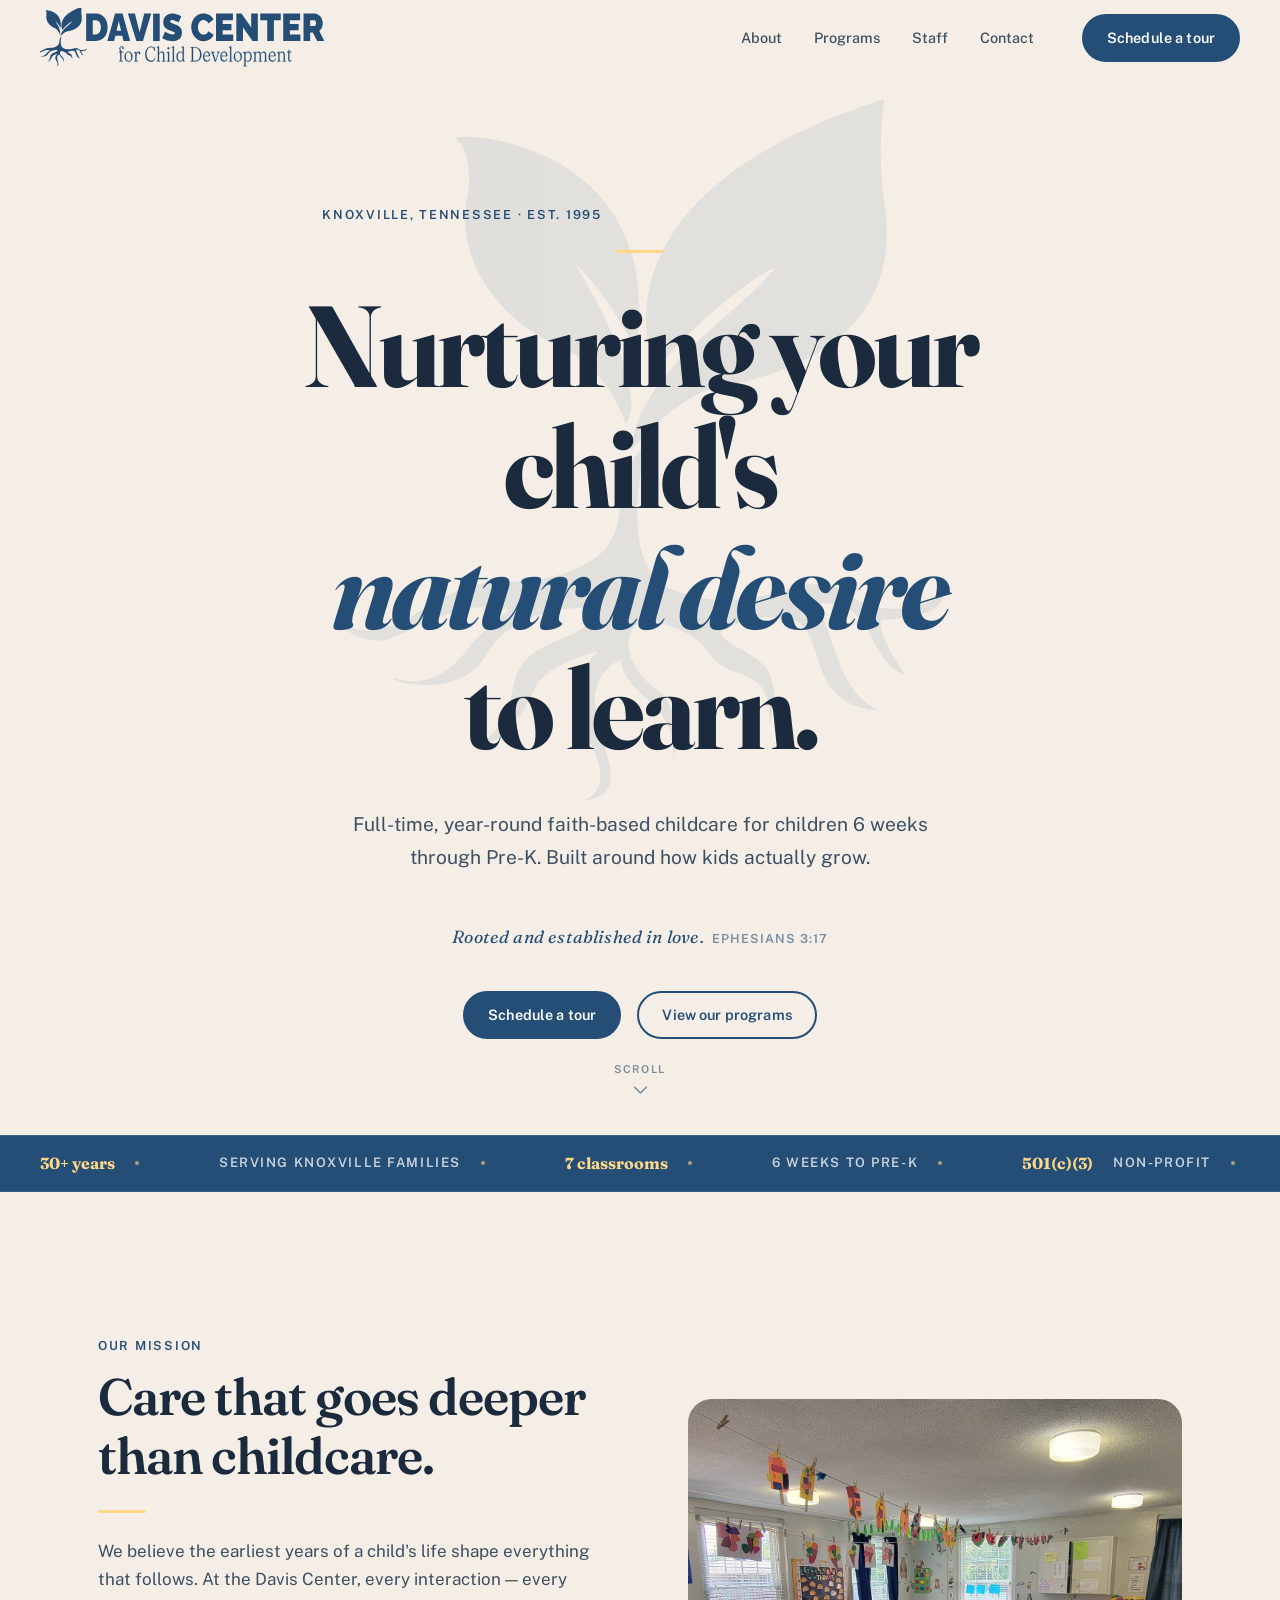
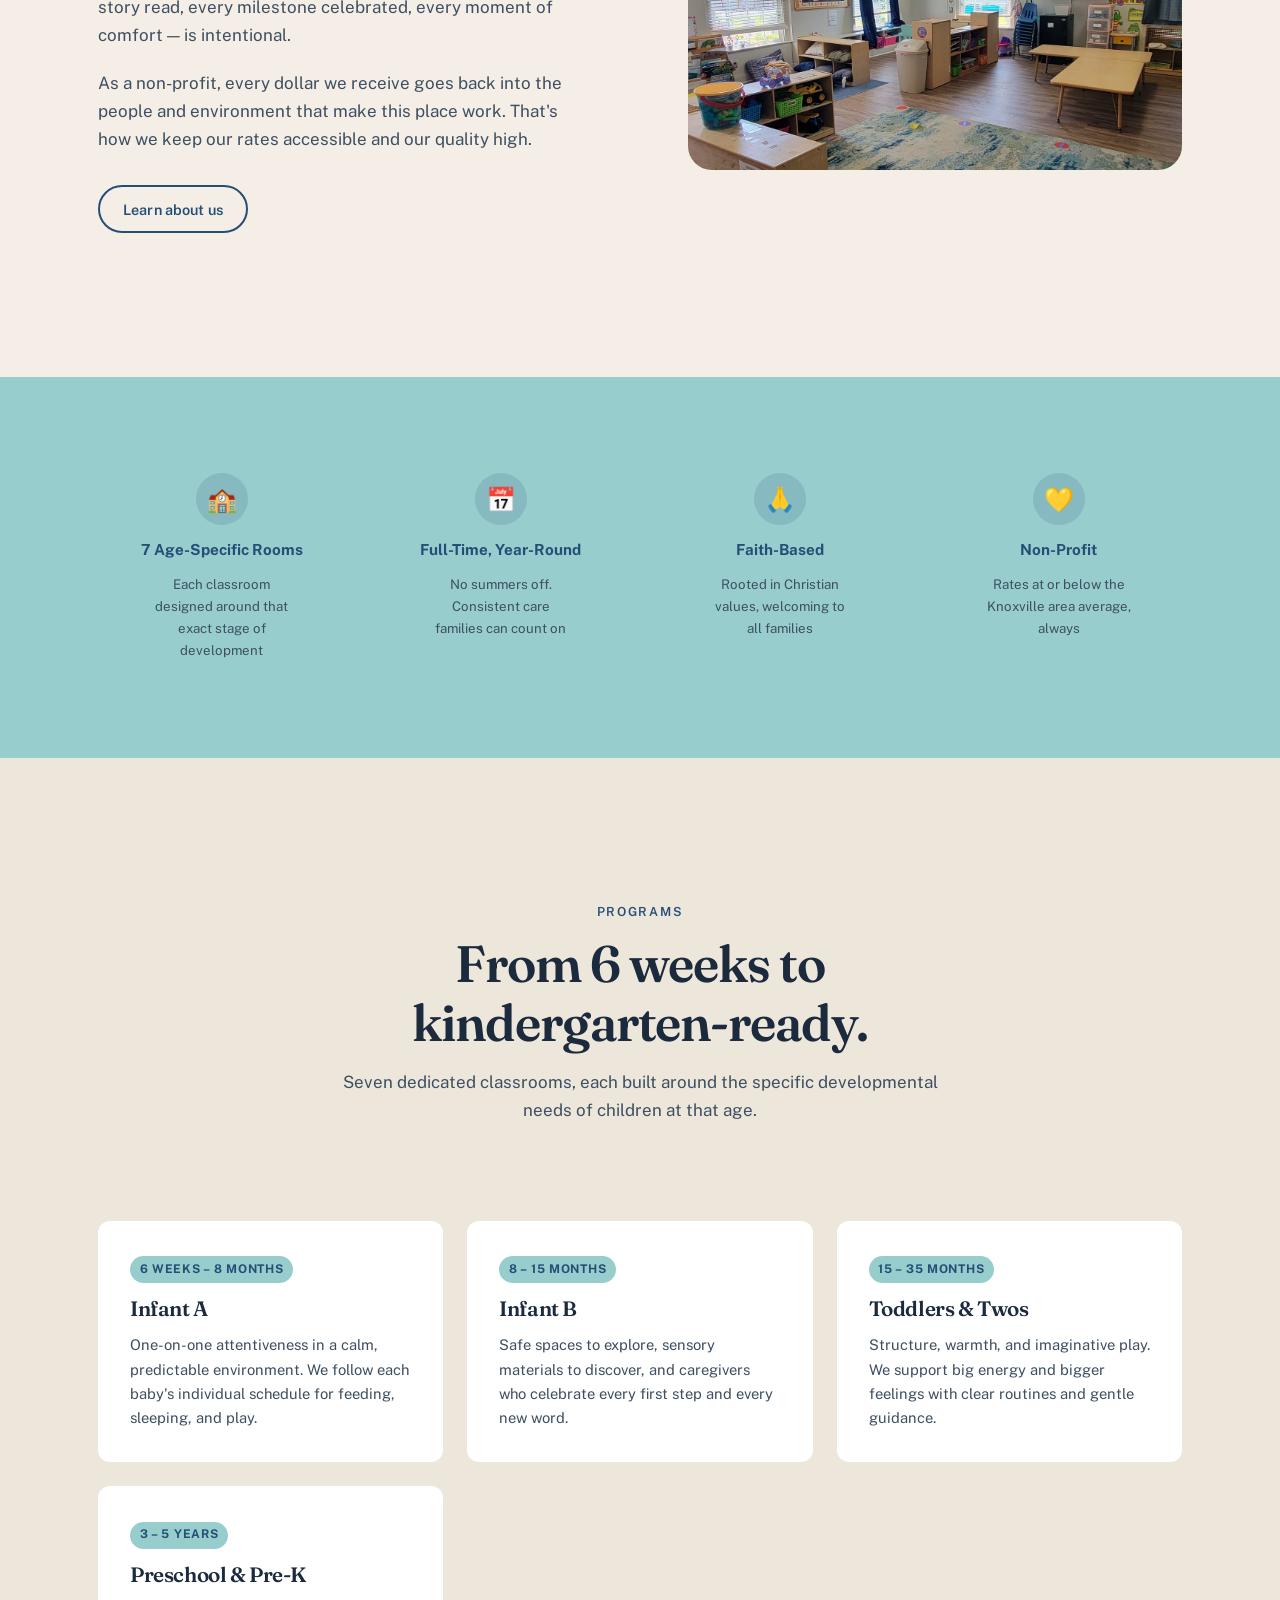
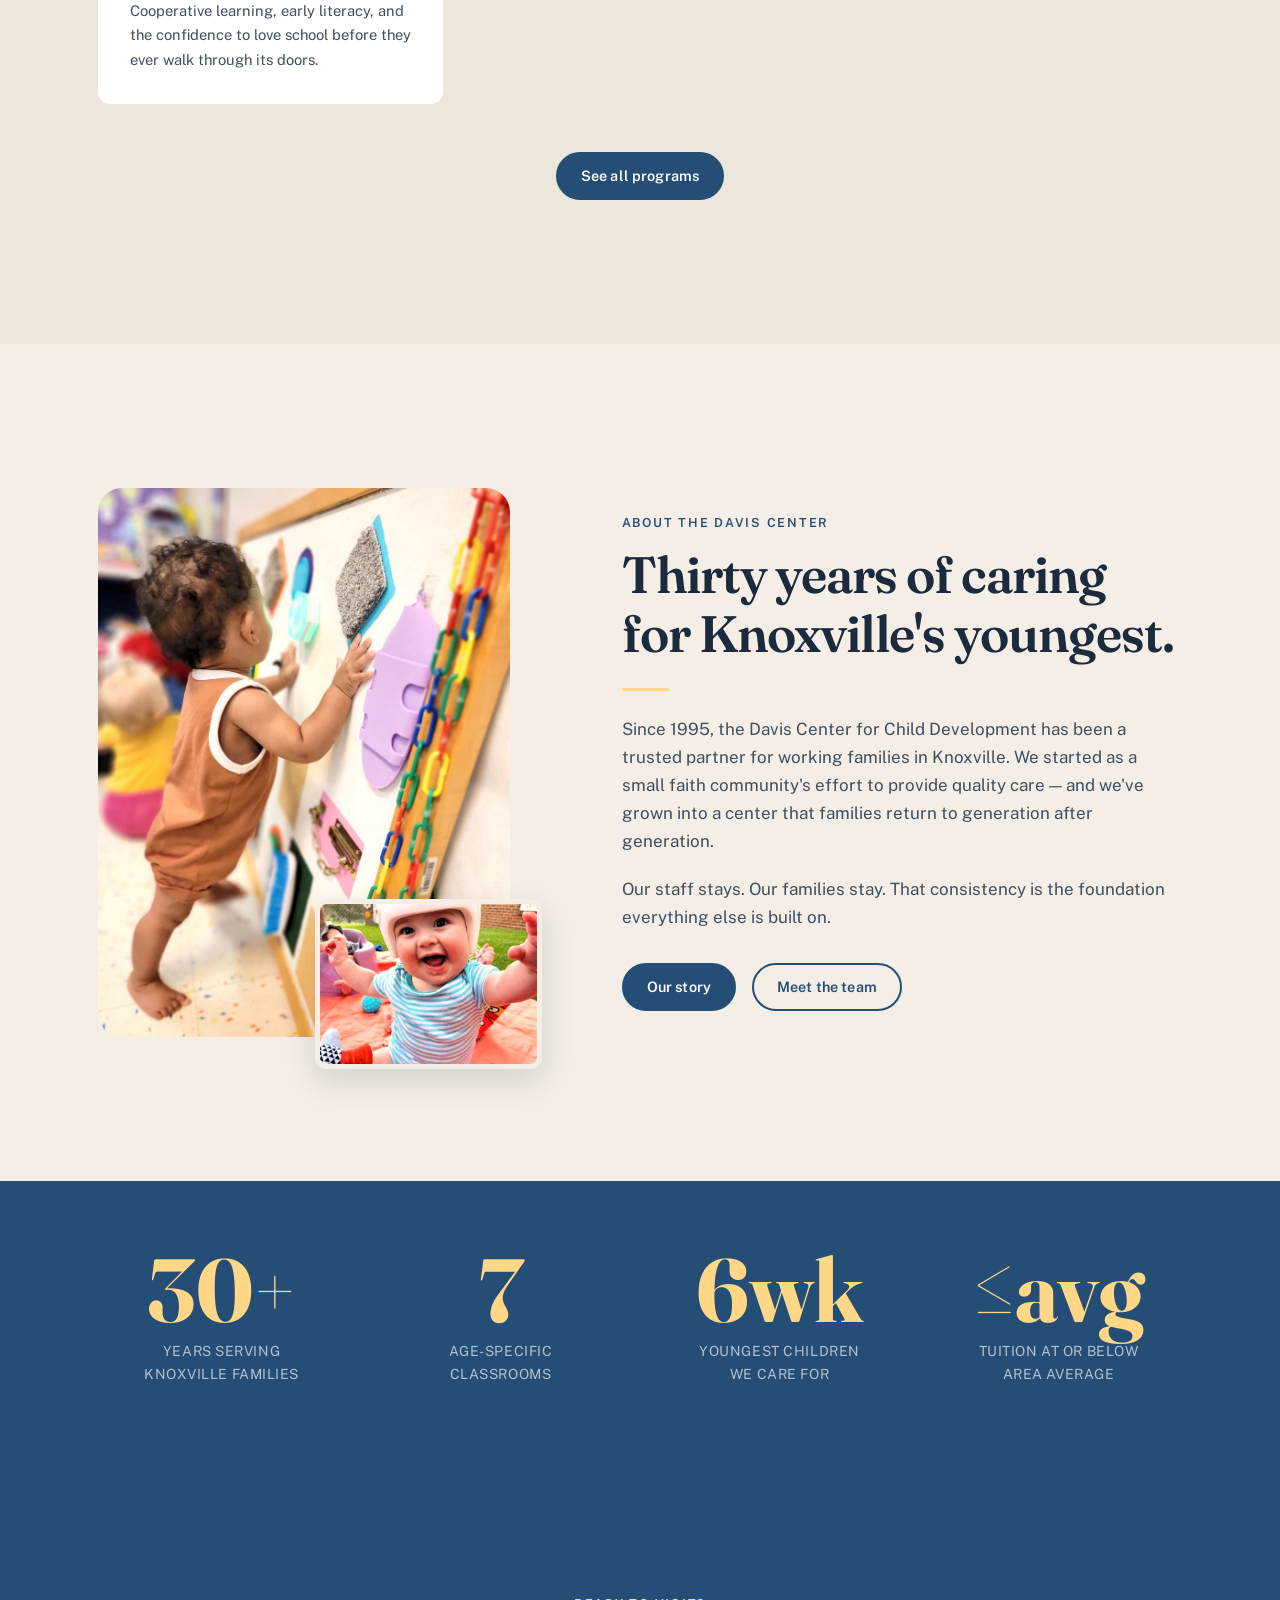
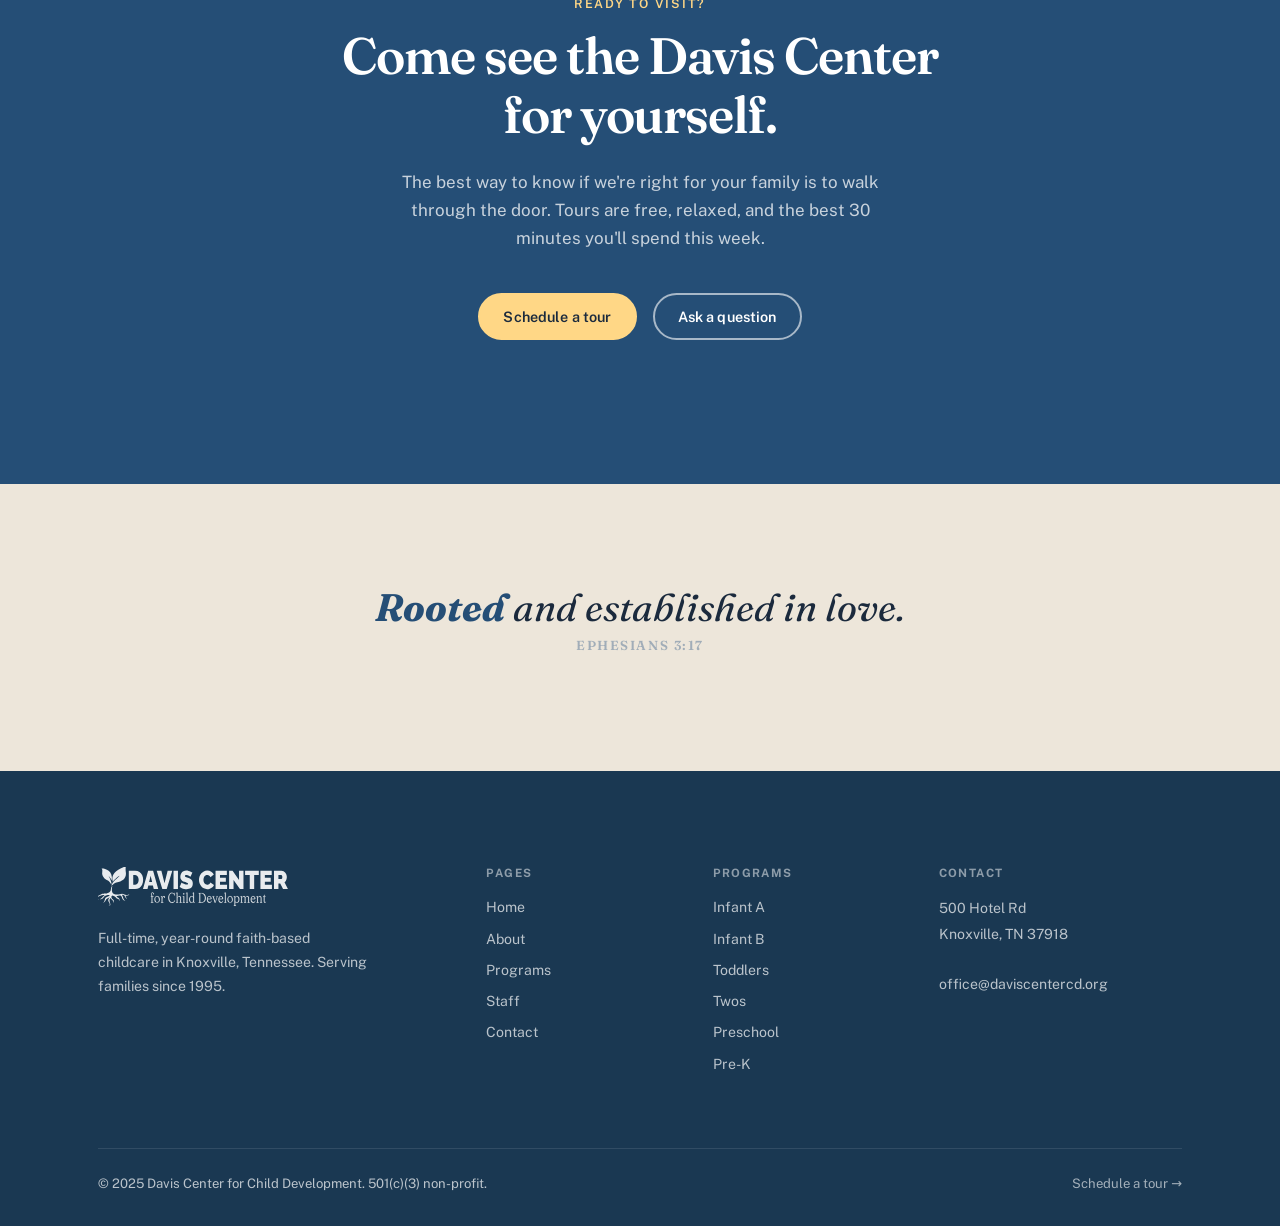
<file: index.html>
<!DOCTYPE html>
<html lang="en">
<head>
<meta charset="UTF-8">
<meta name="viewport" content="width=device-width, initial-scale=1.0">
<meta name="theme-color" content="#254e76">
<title>Davis Center for Child Development — Knoxville, TN</title>
<meta name="description" content="Full-time, year-round faith-based childcare in Knoxville, Tennessee. Seven age-specific classrooms from 6 weeks through Pre-K. Serving families since 1995.">
<link rel="icon" type="image/svg+xml" href="assets/logo-mark-navy.svg">
<link rel="preconnect" href="https://fonts.googleapis.com">
<link rel="preconnect" href="https://fonts.gstatic.com" crossorigin>
<link href="https://fonts.googleapis.com/css2?family=Fraunces:ital,opsz,wght@0,9..144,300;0,9..144,400;0,9..144,600;0,9..144,700;1,9..144,300;1,9..144,400;1,9..144,600&family=Public+Sans:wght@400;500;600;700&display=swap" rel="stylesheet">
<link rel="stylesheet" href="css/styles.css">
</head>
<body class="has-sprout-bg">

<!-- SPROUT WATERMARK (fixed, behind everything) -->
<div class="sprout-bg" aria-hidden="true">
  <img src="assets/logo-mark-navy.svg" alt="">
</div>

<!-- NAV -->
<header class="nav">
  <div class="nav-inner">
    <a class="brand" href="index.html">
      <img src="assets/logo-compact-navy.svg" alt="Davis Center for Child Development">
    </a>
    <nav class="nav-links" aria-label="Main navigation">
      <a href="about.html">About</a>
      <a href="programs.html">Programs</a>
      <a href="staff.html">Staff</a>
      <a href="contact.html">Contact</a>
    </nav>
    <a class="btn btn-navy" href="contact.html#tour">Schedule a tour</a>
    <button class="nav-toggle" id="nav-toggle" aria-label="Open menu" aria-expanded="false">
      <svg width="22" height="22" viewBox="0 0 22 22" fill="none" aria-hidden="true">
        <rect y="3" width="22" height="2" rx="1" fill="currentColor"/>
        <rect y="10" width="22" height="2" rx="1" fill="currentColor"/>
        <rect y="17" width="22" height="2" rx="1" fill="currentColor"/>
      </svg>
    </button>
  </div>
  <nav class="nav-drawer" id="nav-drawer" aria-label="Mobile navigation">
    <a href="about.html">About</a>
    <a href="programs.html">Programs</a>
    <a href="staff.html">Staff</a>
    <a href="contact.html">Contact</a>
    <a class="btn btn-navy" href="contact.html#tour">Schedule a tour</a>
  </nav>
</header>

<main>

  <!-- HERO V2 — transparent so sprout shows through -->
  <section class="hero-v2">
    <div>
      <p class="eyebrow" data-reveal>Knoxville, Tennessee · Est. 1995</p>
      <hr class="hr-gold" data-reveal>
      <h1 data-reveal>Nurturing your child's<br><em>natural desire</em><br>to learn.</h1>
      <p class="lede" data-reveal>Full-time, year-round faith-based childcare for children 6 weeks through Pre-K. Built around how kids actually grow.</p>
      <p class="faith-note" data-reveal>Rooted and established in love.<cite>Ephesians 3:17</cite></p>
      <div class="hero-ctas" data-reveal>
        <a class="btn btn-navy" href="contact.html#tour">Schedule a tour</a>
        <a class="btn btn-outline" href="programs.html">View our programs</a>
      </div>
    </div>
    <div class="scroll-cue" aria-hidden="true">
      <span>Scroll</span>
      <svg width="14" height="9" viewBox="0 0 14 9" fill="none">
        <path d="M1 1l6 6 6-6" stroke="currentColor" stroke-width="1.5" stroke-linecap="round" stroke-linejoin="round"/>
      </svg>
    </div>
  </section>

  <!-- MARQUEE TICKER — solid navy, covers sprout -->
  <div class="marquee-bar" aria-hidden="true">
    <div class="marquee-track">
      <span class="marquee-item"><strong>30+ years</strong> <span class="marquee-dot"></span></span>
      <span class="marquee-item">Serving Knoxville families <span class="marquee-dot"></span></span>
      <span class="marquee-item"><strong>7 classrooms</strong> <span class="marquee-dot"></span></span>
      <span class="marquee-item">6 weeks to Pre-K <span class="marquee-dot"></span></span>
      <span class="marquee-item"><strong>501(c)(3)</strong> Non-profit <span class="marquee-dot"></span></span>
      <span class="marquee-item">Faith-based care <span class="marquee-dot"></span></span>
      <span class="marquee-item"><strong>Year-round</strong> enrollment <span class="marquee-dot"></span></span>
      <span class="marquee-item">Low staff-to-child ratios <span class="marquee-dot"></span></span>
      <span class="marquee-item"><strong>30+ years</strong> <span class="marquee-dot"></span></span>
      <span class="marquee-item">Serving Knoxville families <span class="marquee-dot"></span></span>
      <span class="marquee-item"><strong>7 classrooms</strong> <span class="marquee-dot"></span></span>
      <span class="marquee-item">6 weeks to Pre-K <span class="marquee-dot"></span></span>
      <span class="marquee-item"><strong>501(c)(3)</strong> Non-profit <span class="marquee-dot"></span></span>
      <span class="marquee-item">Faith-based care <span class="marquee-dot"></span></span>
      <span class="marquee-item"><strong>Year-round</strong> enrollment <span class="marquee-dot"></span></span>
      <span class="marquee-item">Low staff-to-child ratios <span class="marquee-dot"></span></span>
    </div>
  </div>

  <!-- INTRO / MISSION -->
  <section class="section-intro">
    <div class="container intro-grid">
      <div class="intro-text" data-reveal="fade-left">
        <span class="eyebrow">Our Mission</span>
        <h2>Care that goes deeper than childcare.</h2>
        <hr class="hr-gold">
        <p>We believe the earliest years of a child's life shape everything that follows. At the Davis Center, every interaction — every story read, every milestone celebrated, every moment of comfort — is intentional.</p>
        <p>As a non-profit, every dollar we receive goes back into the people and environment that make this place work. That's how we keep our rates accessible and our quality high.</p>
        <a class="btn btn-outline" href="about.html">Learn about us</a>
      </div>
      <div class="intro-img" data-reveal="fade-right">
        <img src="images/classroom-wide.jpg" alt="Spacious, welcoming classroom at Davis Center" loading="lazy">
      </div>
    </div>
  </section>

  <!-- TRUST STRIP -->
  <section class="trust-strip">
    <div class="container trust-grid reveal-group">
      <div class="trust-item" data-reveal>
        <div class="trust-icon">🏫</div>
        <strong>7 Age-Specific Rooms</strong>
        <span>Each classroom designed around that exact stage of development</span>
      </div>
      <div class="trust-item" data-reveal>
        <div class="trust-icon">📅</div>
        <strong>Full-Time, Year-Round</strong>
        <span>No summers off. Consistent care families can count on</span>
      </div>
      <div class="trust-item" data-reveal>
        <div class="trust-icon">🙏</div>
        <strong>Faith-Based</strong>
        <span>Rooted in Christian values, welcoming to all families</span>
      </div>
      <div class="trust-item" data-reveal>
        <div class="trust-icon">💛</div>
        <strong>Non-Profit</strong>
        <span>Rates at or below the Knoxville area average, always</span>
      </div>
    </div>
  </section>

  <!-- PROGRAMS PREVIEW -->
  <section class="programs-preview">
    <div class="container">
      <div class="section-header" data-reveal>
        <span class="eyebrow">Programs</span>
        <h2>From 6 weeks to kindergarten-ready.</h2>
        <p>Seven dedicated classrooms, each built around the specific developmental needs of children at that age.</p>
      </div>
      <div class="programs-grid reveal-group">
        <div class="program-card" data-reveal>
          <span class="age-range">6 weeks – 8 months</span>
          <h3>Infant A</h3>
          <p>One-on-one attentiveness in a calm, predictable environment. We follow each baby's individual schedule for feeding, sleeping, and play.</p>
        </div>
        <div class="program-card" data-reveal>
          <span class="age-range">8 – 15 months</span>
          <h3>Infant B</h3>
          <p>Safe spaces to explore, sensory materials to discover, and caregivers who celebrate every first step and every new word.</p>
        </div>
        <div class="program-card" data-reveal>
          <span class="age-range">15 – 35 months</span>
          <h3>Toddlers & Twos</h3>
          <p>Structure, warmth, and imaginative play. We support big energy and bigger feelings with clear routines and gentle guidance.</p>
        </div>
        <div class="program-card" data-reveal>
          <span class="age-range">3 – 5 years</span>
          <h3>Preschool & Pre-K</h3>
          <p>Cooperative learning, early literacy, and the confidence to love school before they ever walk through its doors.</p>
        </div>
      </div>
      <div style="text-align:center; margin-top: 3rem;" data-reveal>
        <a class="btn btn-navy" href="programs.html">See all programs</a>
      </div>
    </div>
  </section>

  <!-- ABOUT TEASER -->
  <section class="about-teaser">
    <div class="container about-grid">
      <div class="about-photos" data-reveal="scale-up">
        <div class="about-photo-main">
          <img src="images/child-activity.jpg" alt="Child engaged in creative activity" loading="lazy">
        </div>
        <div class="about-photo-accent">
          <img src="images/baby-laughing.jpg" alt="Happy baby at Davis Center" loading="lazy">
        </div>
      </div>
      <div class="about-text" data-reveal="fade-right">
        <span class="eyebrow">About the Davis Center</span>
        <h2>Thirty years of caring for Knoxville's youngest.</h2>
        <hr class="hr-gold">
        <p>Since 1995, the Davis Center for Child Development has been a trusted partner for working families in Knoxville. We started as a small faith community's effort to provide quality care — and we've grown into a center that families return to generation after generation.</p>
        <p>Our staff stays. Our families stay. That consistency is the foundation everything else is built on.</p>
        <div class="about-ctas">
          <a class="btn btn-navy" href="about.html">Our story</a>
          <a class="btn btn-outline" href="staff.html">Meet the team</a>
        </div>
      </div>
    </div>
  </section>

  <!-- STATS BAR -->
  <section class="stats-bar">
    <div class="container stats-grid reveal-group">
      <div class="stat-item" data-reveal>
        <span class="display-num">30+</span>
        <p>Years serving<br>Knoxville families</p>
      </div>
      <div class="stat-item" data-reveal>
        <span class="display-num">7</span>
        <p>Age-specific<br>classrooms</p>
      </div>
      <div class="stat-item" data-reveal>
        <span class="display-num">6wk</span>
        <p>Youngest children<br>we care for</p>
      </div>
      <div class="stat-item" data-reveal>
        <span class="display-num">≤avg</span>
        <p>Tuition at or below<br>area average</p>
      </div>
    </div>
  </section>

  <!-- CTA BAND -->
  <section class="cta-band">
    <div class="container">
      <span class="eyebrow" data-reveal>Ready to visit?</span>
      <h2 data-reveal>Come see the Davis Center for yourself.</h2>
      <p data-reveal>The best way to know if we're right for your family is to walk through the door. Tours are free, relaxed, and the best 30 minutes you'll spend this week.</p>
      <div class="cta-band-btns" data-reveal>
        <a class="btn btn-gold" href="contact.html#tour">Schedule a tour</a>
        <a class="btn btn-outline-light" href="contact.html">Ask a question</a>
      </div>
    </div>
  </section>

  <!-- VERSE -->
  <section class="verse">
    <div class="verse-inner" data-reveal>
      <blockquote>
        <span class="rooted">Rooted</span> and established in love.
        <cite>Ephesians 3:17</cite>
      </blockquote>
    </div>
  </section>

</main>

<!-- FOOTER -->
<footer class="site-footer">
  <div class="container">
    <div class="footer-grid">
      <div class="footer-brand">
        <img src="assets/logo-compact-white.svg" alt="Davis Center for Child Development">
        <p>Full-time, year-round faith-based childcare in Knoxville, Tennessee. Serving families since 1995.</p>
      </div>
      <div class="footer-col">
        <h4>Pages</h4>
        <a href="index.html">Home</a>
        <a href="about.html">About</a>
        <a href="programs.html">Programs</a>
        <a href="staff.html">Staff</a>
        <a href="contact.html">Contact</a>
      </div>
      <div class="footer-col">
        <h4>Programs</h4>
        <a href="programs.html#infant-a">Infant A</a>
        <a href="programs.html#infant-b">Infant B</a>
        <a href="programs.html#toddlers">Toddlers</a>
        <a href="programs.html#twos">Twos</a>
        <a href="programs.html#preschool">Preschool</a>
        <a href="programs.html#prek">Pre-K</a>
      </div>
      <div class="footer-col">
        <h4>Contact</h4>
        <address>
          500 Hotel Rd<br>
          Knoxville, TN 37918<br><br>
          <a href="mailto:office@daviscentercd.org">office@daviscentercd.org</a>
        </address>
      </div>
    </div>
    <div class="footer-bottom">
      <span>&copy; 2025 Davis Center for Child Development. 501(c)(3) non-profit.</span>
      <a href="contact.html#tour">Schedule a tour &rarr;</a>
    </div>
  </div>
</footer>

<script src="js/script.js"></script>
</body>
</html>
</file>
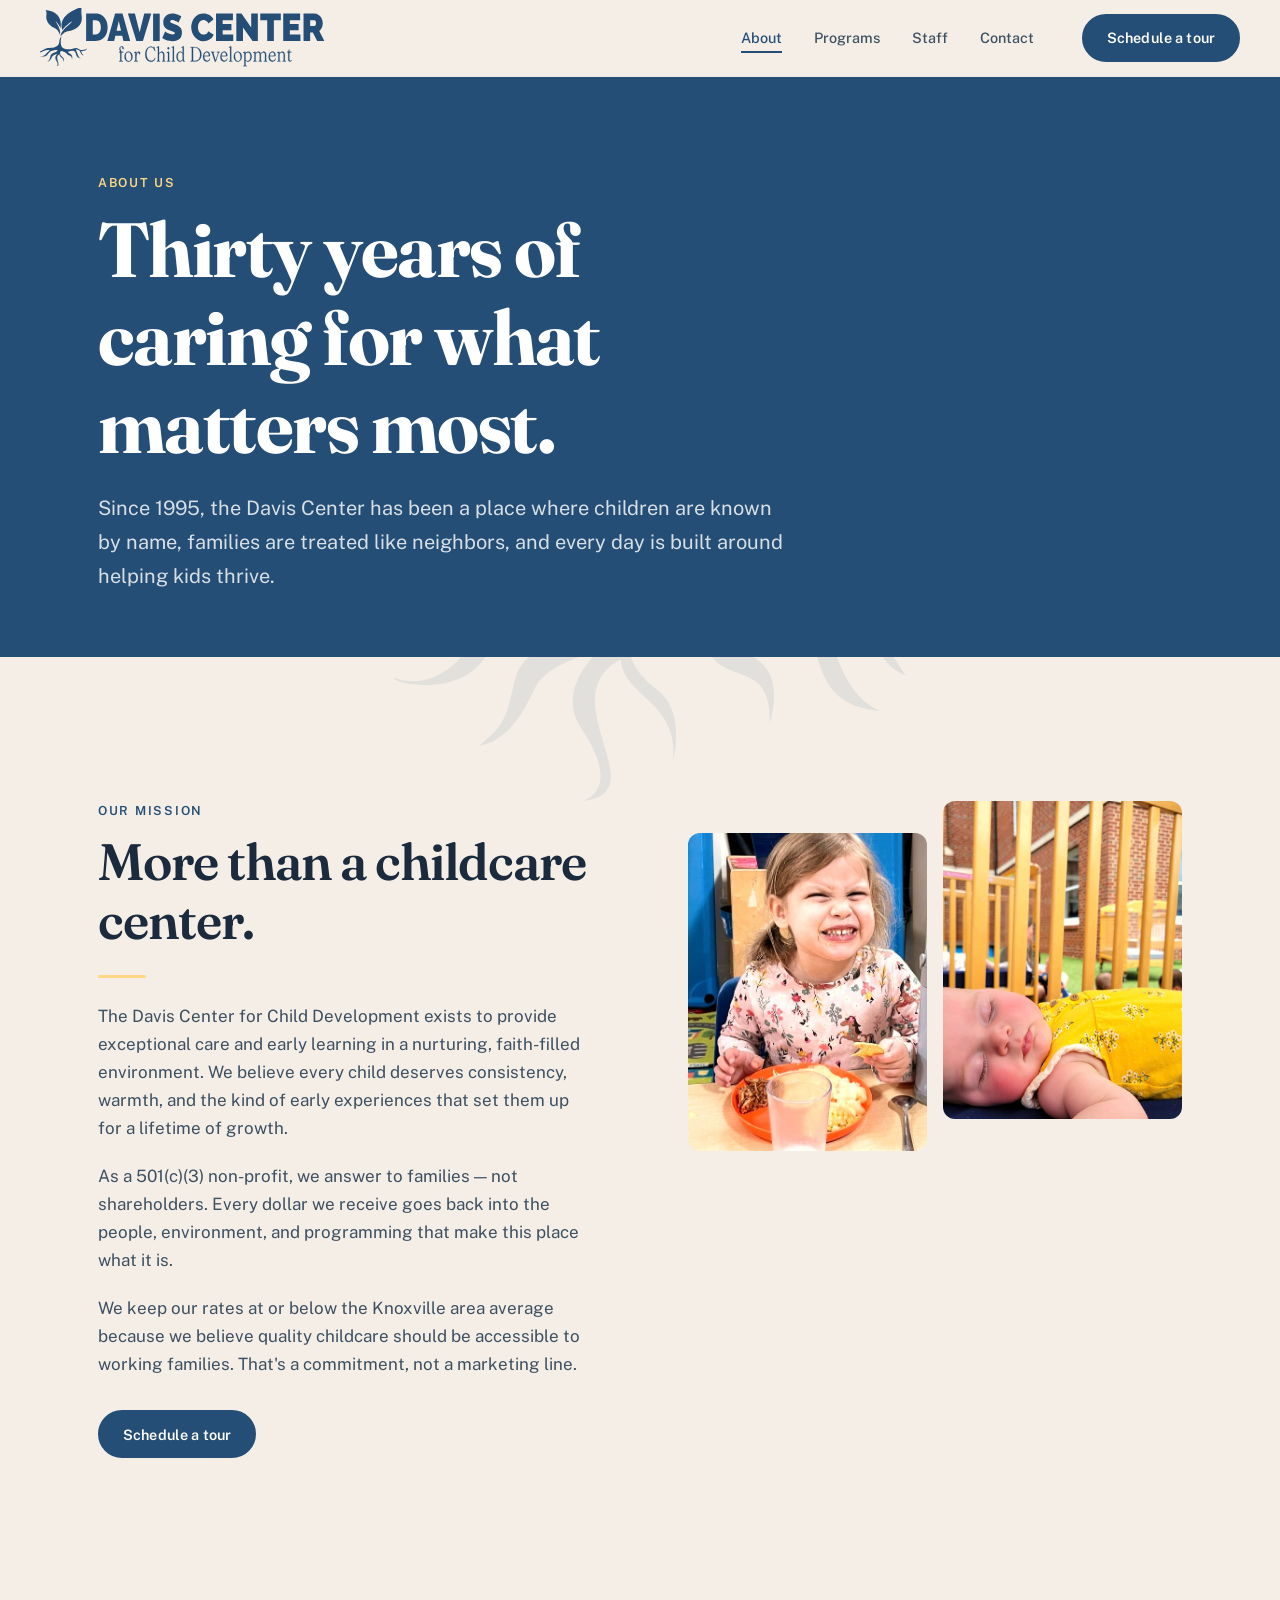
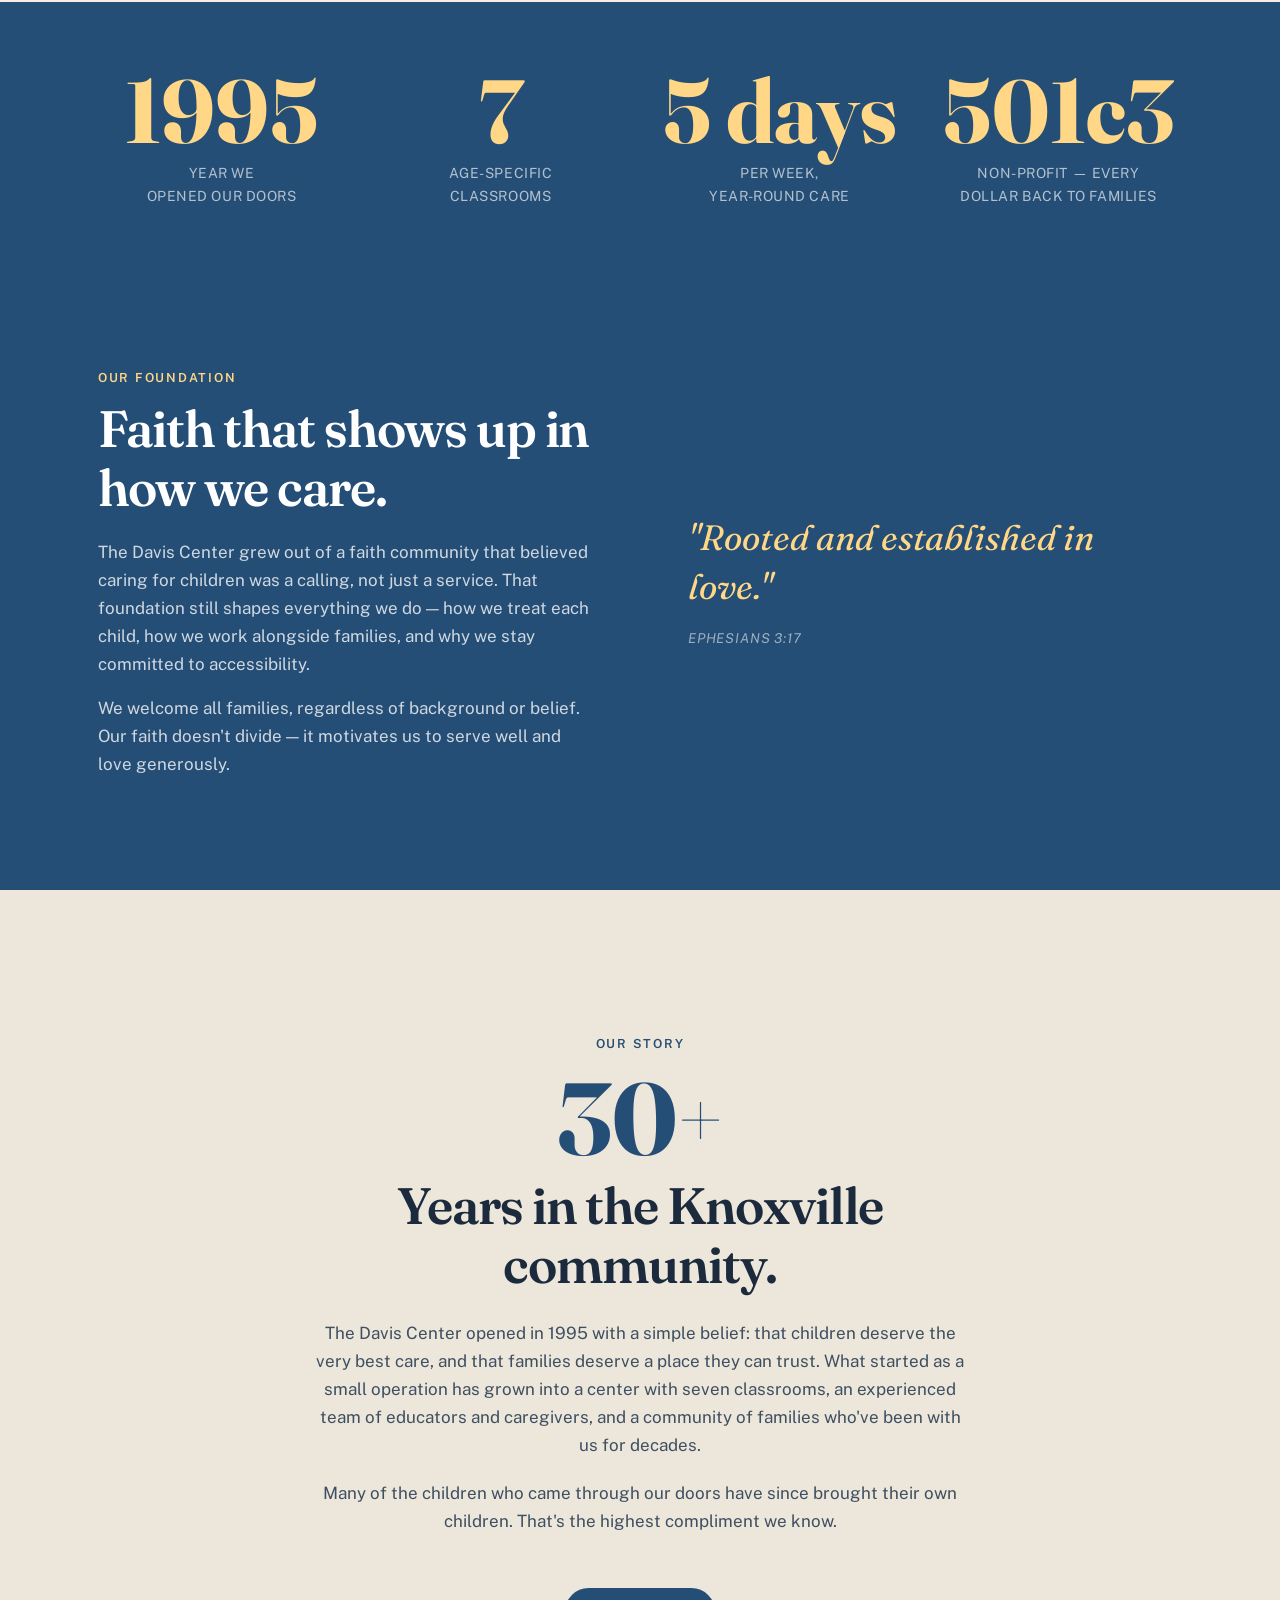
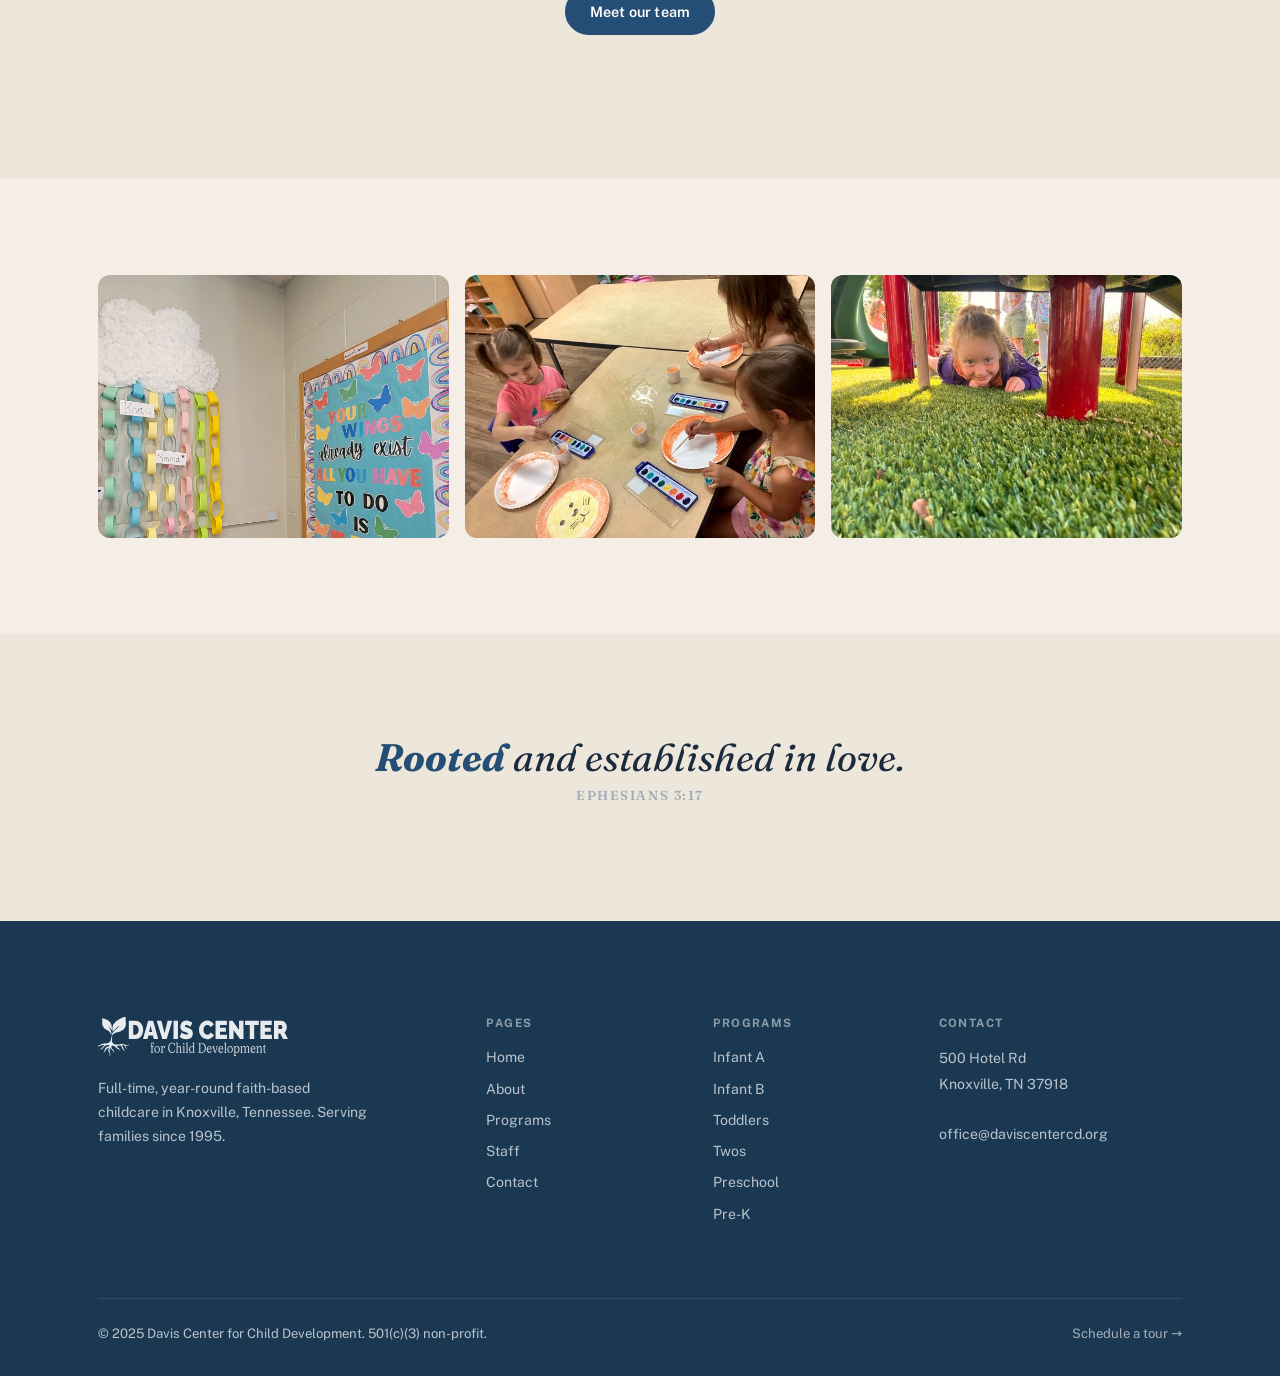
<file: about.html>
<!DOCTYPE html>
<html lang="en">
<head>
<meta charset="UTF-8">
<meta name="viewport" content="width=device-width, initial-scale=1.0">
<meta name="theme-color" content="#254e76">
<title>About — Davis Center for Child Development</title>
<meta name="description" content="Thirty years of faith-based childcare in Knoxville, TN. Learn about our mission, history, and the values that guide everything we do.">
<link rel="icon" type="image/svg+xml" href="assets/logo-mark-navy.svg">
<link rel="preconnect" href="https://fonts.googleapis.com">
<link rel="preconnect" href="https://fonts.gstatic.com" crossorigin>
<link href="https://fonts.googleapis.com/css2?family=Fraunces:ital,opsz,wght@0,9..144,300;0,9..144,400;0,9..144,600;0,9..144,700;1,9..144,300;1,9..144,400;1,9..144,600&family=Public+Sans:wght@400;500;600;700&display=swap" rel="stylesheet">
<link rel="stylesheet" href="css/styles.css">
</head>
<body class="has-sprout-bg">

<!-- SPROUT WATERMARK (fixed, behind everything) -->
<div class="sprout-bg" aria-hidden="true">
  <img src="assets/logo-mark-navy.svg" alt="">
</div>


<!-- NAV -->
<header class="nav">
  <div class="nav-inner">
    <a class="brand" href="index.html">
      <img src="assets/logo-compact-navy.svg" alt="Davis Center for Child Development">
    </a>
    <nav class="nav-links" aria-label="Main navigation">
      <a href="about.html">About</a>
      <a href="programs.html">Programs</a>
      <a href="staff.html">Staff</a>
      <a href="contact.html">Contact</a>
    </nav>
    <a class="btn btn-navy" href="contact.html#tour">Schedule a tour</a>
    <button class="nav-toggle" id="nav-toggle" aria-label="Open menu" aria-expanded="false">
      <svg width="22" height="22" viewBox="0 0 22 22" fill="none" aria-hidden="true">
        <rect y="3" width="22" height="2" rx="1" fill="currentColor"/>
        <rect y="10" width="22" height="2" rx="1" fill="currentColor"/>
        <rect y="17" width="22" height="2" rx="1" fill="currentColor"/>
      </svg>
    </button>
  </div>
  <nav class="nav-drawer" id="nav-drawer" aria-label="Mobile navigation">
    <a href="about.html">About</a>
    <a href="programs.html">Programs</a>
    <a href="staff.html">Staff</a>
    <a href="contact.html">Contact</a>
    <a class="btn btn-navy" href="contact.html#tour">Schedule a tour</a>
  </nav>
</header>

<main>

  <!-- PAGE HERO -->
  <div class="page-hero">
    <div class="container">
      <p class="eyebrow">About Us</p>
      <h1>Thirty years of<br>caring for what<br>matters most.</h1>
      <p class="lede">Since 1995, the Davis Center has been a place where children are known by name, families are treated like neighbors, and every day is built around helping kids thrive.</p>
    </div>
  </div>

  <!-- MISSION -->
  <section class="about-mission">
    <div class="container mission-grid">
      <div class="mission-text" data-reveal="fade-left">
        <span class="eyebrow">Our Mission</span>
        <h2>More than a childcare center.</h2>
        <hr class="hr-gold">
        <p>The Davis Center for Child Development exists to provide exceptional care and early learning in a nurturing, faith-filled environment. We believe every child deserves consistency, warmth, and the kind of early experiences that set them up for a lifetime of growth.</p>
        <p>As a 501(c)(3) non-profit, we answer to families — not shareholders. Every dollar we receive goes back into the people, environment, and programming that make this place what it is.</p>
        <p>We keep our rates at or below the Knoxville area average because we believe quality childcare should be accessible to working families. That's a commitment, not a marketing line.</p>
        <a class="btn btn-navy" href="contact.html#tour" style="margin-top:.75rem">Schedule a tour</a>
      </div>
      <div class="mission-img-stack" data-reveal="fade-right">
        <div class="mission-img">
          <img src="images/child-smiling.jpg" alt="Happy child at Davis Center" loading="lazy">
        </div>
        <div class="mission-img">
          <img src="images/infant-sleeping.jpg" alt="Sleeping infant in safe, cozy crib" loading="lazy">
        </div>
      </div>
    </div>
  </section>

  <!-- STATS BAR -->
  <section class="stats-bar">
    <div class="container stats-grid reveal-group">
      <div class="stat-item" data-reveal>
        <span class="display-num">1995</span>
        <p>Year we<br>opened our doors</p>
      </div>
      <div class="stat-item" data-reveal>
        <span class="display-num">7</span>
        <p>Age-specific<br>classrooms</p>
      </div>
      <div class="stat-item" data-reveal>
        <span class="display-num">5 days</span>
        <p>Per week,<br>year-round care</p>
      </div>
      <div class="stat-item" data-reveal>
        <span class="display-num">501c3</span>
        <p>Non-profit — every<br>dollar back to families</p>
      </div>
    </div>
  </section>

  <!-- FAITH -->
  <section class="about-faith">
    <div class="container faith-inner">
      <div class="faith-text" data-reveal="fade-left">
        <span class="eyebrow">Our Foundation</span>
        <h2>Faith that shows up in<br>how we care.</h2>
        <p>The Davis Center grew out of a faith community that believed caring for children was a calling, not just a service. That foundation still shapes everything we do — how we treat each child, how we work alongside families, and why we stay committed to accessibility.</p>
        <p>We welcome all families, regardless of background or belief. Our faith doesn't divide — it motivates us to serve well and love generously.</p>
      </div>
      <div class="faith-verse" data-reveal="fade-right">
        <blockquote>
          "Rooted and established in love."
        </blockquote>
        <cite>Ephesians 3:17</cite>
      </div>
    </div>
  </section>

  <!-- HISTORY -->
  <section class="about-history">
    <div class="container history-inner" data-reveal>
      <span class="eyebrow">Our Story</span>
      <span class="history-num">30+</span>
      <h2>Years in the Knoxville community.</h2>
      <p>The Davis Center opened in 1995 with a simple belief: that children deserve the very best care, and that families deserve a place they can trust. What started as a small operation has grown into a center with seven classrooms, an experienced team of educators and caregivers, and a community of families who've been with us for decades.</p>
      <p>Many of the children who came through our doors have since brought their own children. That's the highest compliment we know.</p>
      <a class="btn btn-navy" href="staff.html" style="margin-top:2rem">Meet our team</a>
    </div>
  </section>

  <!-- PHOTO FEATURE -->
  <section style="padding: var(--space-xl) 0; background: var(--cream);">
    <div class="container">
      <div style="display:grid; grid-template-columns: 1fr 1fr 1fr; gap: 1rem;" data-reveal>
        <div style="border-radius: var(--radius-md); overflow: hidden; aspect-ratio: 4/3;">
          <img src="images/classroom-preschool.jpg" alt="Preschool classroom" style="width:100%;height:100%;object-fit:cover;" loading="lazy">
        </div>
        <div style="border-radius: var(--radius-md); overflow: hidden; aspect-ratio: 4/3;">
          <img src="images/children-art.jpg" alt="Children doing art activities" style="width:100%;height:100%;object-fit:cover;" loading="lazy">
        </div>
        <div style="border-radius: var(--radius-md); overflow: hidden; aspect-ratio: 4/3;">
          <img src="images/outdoor-play.jpg" alt="Child playing outdoors" style="width:100%;height:100%;object-fit:cover;" loading="lazy">
        </div>
      </div>
    </div>
  </section>

  <!-- VERSE -->
  <section class="verse">
    <div class="verse-inner" data-reveal>
      <blockquote>
        <span class="rooted">Rooted</span> and established in love.
        <cite>Ephesians 3:17</cite>
      </blockquote>
    </div>
  </section>

</main>

<!-- FOOTER -->
<footer class="site-footer">
  <div class="container">
    <div class="footer-grid">
      <div class="footer-brand">
        <img src="assets/logo-compact-white.svg" alt="Davis Center for Child Development">
        <p>Full-time, year-round faith-based childcare in Knoxville, Tennessee. Serving families since 1995.</p>
      </div>
      <div class="footer-col">
        <h4>Pages</h4>
        <a href="index.html">Home</a>
        <a href="about.html">About</a>
        <a href="programs.html">Programs</a>
        <a href="staff.html">Staff</a>
        <a href="contact.html">Contact</a>
      </div>
      <div class="footer-col">
        <h4>Programs</h4>
        <a href="programs.html#infant-a">Infant A</a>
        <a href="programs.html#infant-b">Infant B</a>
        <a href="programs.html#toddlers">Toddlers</a>
        <a href="programs.html#twos">Twos</a>
        <a href="programs.html#preschool">Preschool</a>
        <a href="programs.html#prek">Pre-K</a>
      </div>
      <div class="footer-col">
        <h4>Contact</h4>
        <address>
          500 Hotel Rd<br>
          Knoxville, TN 37918<br><br>
          <a href="mailto:office@daviscentercd.org">office@daviscentercd.org</a>
        </address>
      </div>
    </div>
    <div class="footer-bottom">
      <span>&copy; 2025 Davis Center for Child Development. 501(c)(3) non-profit.</span>
      <a href="contact.html#tour">Schedule a tour &rarr;</a>
    </div>
  </div>
</footer>

<script src="js/script.js"></script>
</body>
</html>
</file>
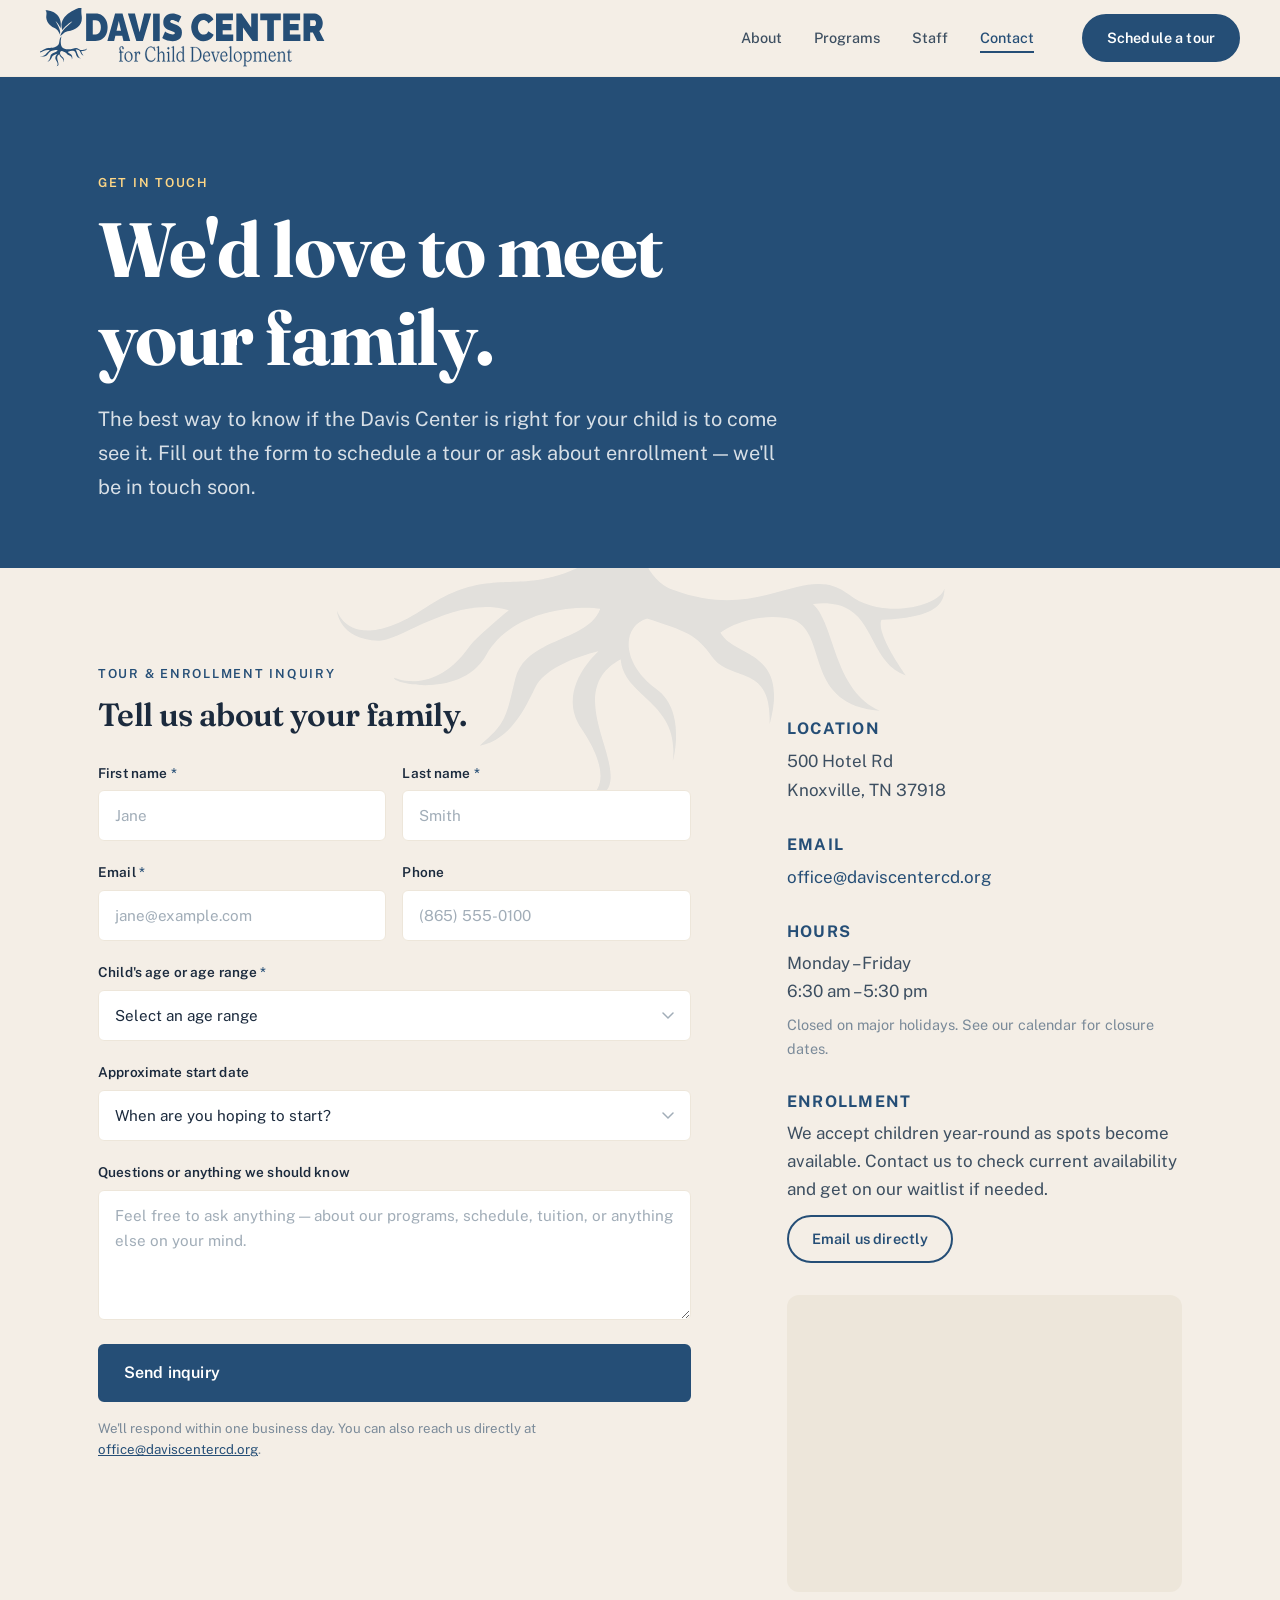
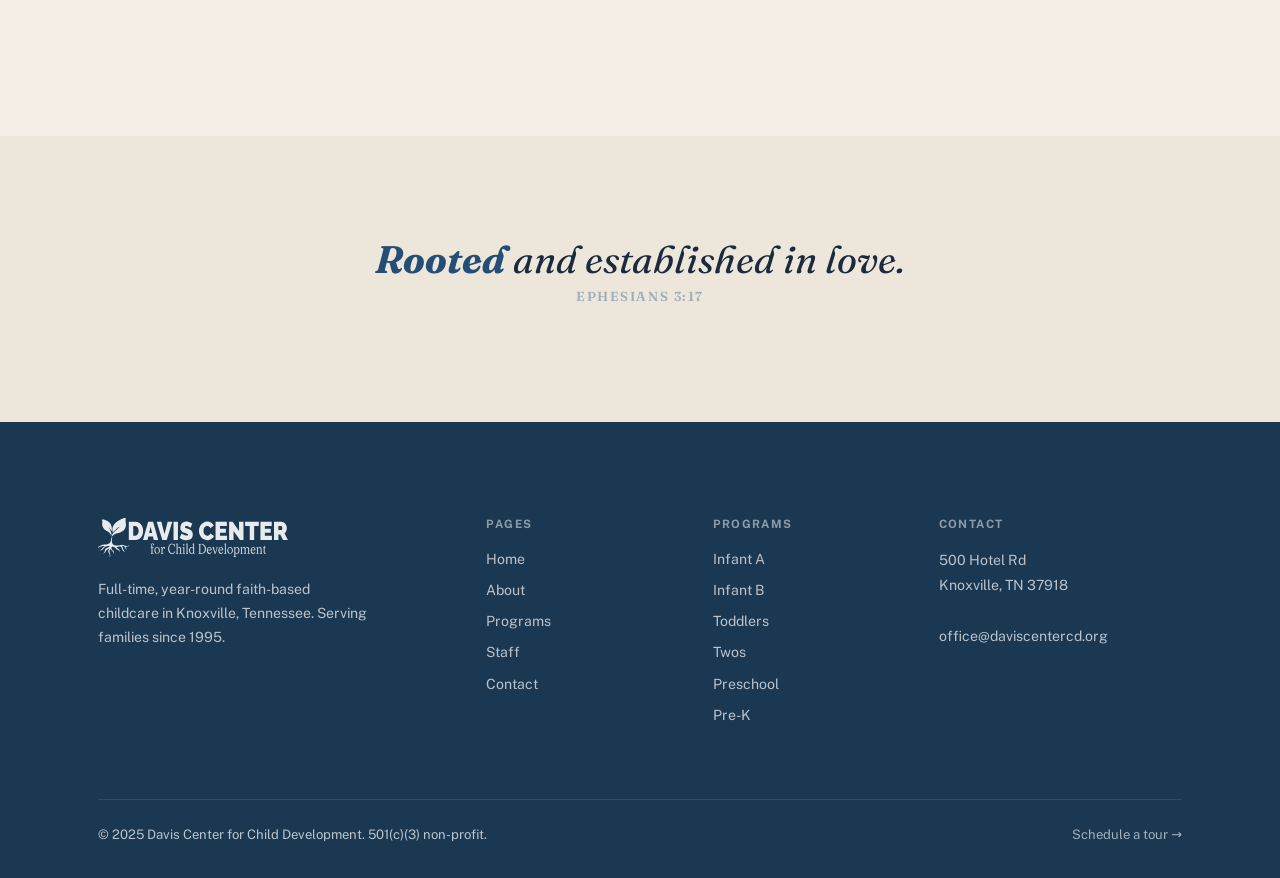
<file: contact.html>
<!DOCTYPE html>
<html lang="en">
<head>
<meta charset="UTF-8">
<meta name="viewport" content="width=device-width, initial-scale=1.0">
<meta name="theme-color" content="#254e76">
<title>Contact — Davis Center for Child Development</title>
<meta name="description" content="Schedule a tour or inquire about enrollment at Davis Center for Child Development in Knoxville, TN.">
<link rel="icon" type="image/svg+xml" href="assets/logo-mark-navy.svg">
<link rel="preconnect" href="https://fonts.googleapis.com">
<link rel="preconnect" href="https://fonts.gstatic.com" crossorigin>
<link href="https://fonts.googleapis.com/css2?family=Fraunces:ital,opsz,wght@0,9..144,300;0,9..144,400;0,9..144,600;0,9..144,700;1,9..144,300;1,9..144,400;1,9..144,600&family=Public+Sans:wght@400;500;600;700&display=swap" rel="stylesheet">
<link rel="stylesheet" href="css/styles.css">
</head>
<body class="has-sprout-bg">

<!-- SPROUT WATERMARK (fixed, behind everything) -->
<div class="sprout-bg" aria-hidden="true">
  <img src="assets/logo-mark-navy.svg" alt="">
</div>


<!-- NAV -->
<header class="nav">
  <div class="nav-inner">
    <a class="brand" href="index.html">
      <img src="assets/logo-compact-navy.svg" alt="Davis Center for Child Development">
    </a>
    <nav class="nav-links" aria-label="Main navigation">
      <a href="about.html">About</a>
      <a href="programs.html">Programs</a>
      <a href="staff.html">Staff</a>
      <a href="contact.html">Contact</a>
    </nav>
    <a class="btn btn-navy" href="#tour">Schedule a tour</a>
    <button class="nav-toggle" id="nav-toggle" aria-label="Open menu" aria-expanded="false">
      <svg width="22" height="22" viewBox="0 0 22 22" fill="none" aria-hidden="true">
        <rect y="3" width="22" height="2" rx="1" fill="currentColor"/>
        <rect y="10" width="22" height="2" rx="1" fill="currentColor"/>
        <rect y="17" width="22" height="2" rx="1" fill="currentColor"/>
      </svg>
    </button>
  </div>
  <nav class="nav-drawer" id="nav-drawer" aria-label="Mobile navigation">
    <a href="about.html">About</a>
    <a href="programs.html">Programs</a>
    <a href="staff.html">Staff</a>
    <a href="contact.html">Contact</a>
    <a class="btn btn-navy" href="#tour">Schedule a tour</a>
  </nav>
</header>

<main>

  <!-- PAGE HERO -->
  <div class="page-hero">
    <div class="container">
      <p class="eyebrow">Get in Touch</p>
      <h1>We'd love to meet<br>your family.</h1>
      <p class="lede">The best way to know if the Davis Center is right for your child is to come see it. Fill out the form to schedule a tour or ask about enrollment — we'll be in touch soon.</p>
    </div>
  </div>

  <!-- CONTACT SECTION -->
  <section class="contact-section" id="tour">
    <div class="container contact-grid">

      <!-- FORM -->
      <div data-reveal="fade-left">
        <p class="eyebrow">Tour &amp; Enrollment Inquiry</p>
        <h2 style="margin-bottom: 1.75rem; font-size: clamp(1.5rem, 2.5vw, 2rem);">Tell us about your family.</h2>

        <!--
        FORMSPREE SETUP:
        1. Go to formspree.io and create a free account.
        2. Create a new form and copy your form endpoint.
        3. Replace the action URL below with your Formspree endpoint.
        4. Submissions will be emailed to office@daviscentercd.org.
        -->
        <form
          id="contact-form"
          action="https://formspree.io/f/YOUR_FORM_ID"
          method="POST"
          novalidate
        >
          <input type="hidden" name="_subject" value="Tour / Enrollment Inquiry — Davis Center">
          <input type="text" name="_gotcha" style="display:none" tabindex="-1" autocomplete="off">

          <div class="form-group">
            <div class="form-row">
              <div class="form-field">
                <label for="first-name">First name <span aria-hidden="true">*</span></label>
                <input type="text" id="first-name" name="first_name" required autocomplete="given-name" placeholder="Jane">
              </div>
              <div class="form-field">
                <label for="last-name">Last name <span aria-hidden="true">*</span></label>
                <input type="text" id="last-name" name="last_name" required autocomplete="family-name" placeholder="Smith">
              </div>
            </div>

            <div class="form-row">
              <div class="form-field">
                <label for="email">Email <span aria-hidden="true">*</span></label>
                <input type="email" id="email" name="email" required autocomplete="email" placeholder="jane@example.com">
              </div>
              <div class="form-field">
                <label for="phone">Phone</label>
                <input type="tel" id="phone" name="phone" autocomplete="tel" placeholder="(865) 555-0100">
              </div>
            </div>

            <div class="form-field">
              <label for="child-age">Child's age or age range <span aria-hidden="true">*</span></label>
              <select id="child-age" name="child_age" required>
                <option value="" disabled selected>Select an age range</option>
                <option value="6w-8m">6 weeks – 8 months (Infant A)</option>
                <option value="8m-15m">8 – 15 months (Infant B)</option>
                <option value="15m-23m">15 – 23 months (Toddlers)</option>
                <option value="24m-35m">24 – 35 months (Twos)</option>
                <option value="3yr">3 years (Preschool One)</option>
                <option value="3-4yr">3 – 4 years (Preschool Two)</option>
                <option value="4-5yr">4 – 5 years (Pre-K)</option>
                <option value="not-sure">Not sure yet</option>
              </select>
            </div>

            <div class="form-field">
              <label for="start-date">Approximate start date</label>
              <select id="start-date" name="start_date">
                <option value="" disabled selected>When are you hoping to start?</option>
                <option value="asap">As soon as possible</option>
                <option value="1-3mo">Within 1–3 months</option>
                <option value="3-6mo">3–6 months from now</option>
                <option value="6mo+">More than 6 months out</option>
                <option value="just-looking">Just exploring options</option>
              </select>
            </div>

            <div class="form-field">
              <label for="message">Questions or anything we should know</label>
              <textarea id="message" name="message" placeholder="Feel free to ask anything — about our programs, schedule, tuition, or anything else on your mind."></textarea>
            </div>
          </div>

          <button type="submit" class="btn btn-navy" style="width: 100%; font-size: 1rem; padding: 0.85em 1.5em; border-radius: var(--radius-sm);">
            Send inquiry
          </button>
          <p class="form-note">We'll respond within one business day. You can also reach us directly at <a href="mailto:office@daviscentercd.org">office@daviscentercd.org</a>.</p>
        </form>

        <div id="form-success" class="form-success">
          <strong>&#10003; We got your message!</strong><br>
          Thank you for reaching out. We'll be in touch within one business day to follow up about a tour or next steps.
        </div>
      </div>

      <!-- CONTACT INFO -->
      <div class="contact-info" data-reveal="fade-right">

        <div class="contact-block">
          <h3>Location</h3>
          <!--
          ADDRESS NOTE:
          The address on the physical sign reads "500 Hotel Rd, Knoxville, TN 37918."
          Verify this is correct and update here and in all page footers if needed.
          -->
          <address style="line-height:1.7; color:var(--ink-soft);">
            500 Hotel Rd<br>
            Knoxville, TN 37918
          </address>
        </div>

        <div class="contact-block">
          <h3>Email</h3>
          <a href="mailto:office@daviscentercd.org">office@daviscentercd.org</a>
        </div>

        <div class="contact-block">
          <h3>Hours</h3>
          <!--
          HOURS NOTE: Update these to match your actual operating hours.
          -->
          <p>Monday – Friday<br>6:30 am – 5:30 pm</p>
          <p style="font-size:0.9rem; color:var(--ink-quiet); margin-top:.5rem;">Closed on major holidays. See our calendar for closure dates.</p>
        </div>

        <div class="contact-block">
          <h3>Enrollment</h3>
          <p>We accept children year-round as spots become available. Contact us to check current availability and get on our waitlist if needed.</p>
          <a href="mailto:office@daviscentercd.org" class="btn btn-outline" style="margin-top:0.75rem; display:inline-block;">Email us directly</a>
        </div>

        <!-- Google Maps embed -->
        <div class="map-embed">
          <!--
          MAP NOTE:
          This embed uses 500 Hotel Rd, Knoxville, TN 37918.
          To update: go to maps.google.com → Share → Embed a map → replace the src URL.
          -->
          <iframe
            title="Davis Center location map"
            src="https://www.google.com/maps/embed?pb=!1m18!1m12!1m3!1d3228.5!2d-83.9621!3d36.0354!2m3!1f0!2f0!3f0!3m2!1i1024!2i768!4f13.1!3m3!1m2!1s0x0%3A0x0!2s550+Orchard+Pkwy%2C+Knoxville%2C+TN+37918!5e0!3m2!1sen!2sus!4v1"
            allowfullscreen=""
            loading="lazy"
            referrerpolicy="no-referrer-when-downgrade">
          </iframe>
        </div>

      </div>
    </div>
  </section>

  <!-- VERSE -->
  <section class="verse">
    <div class="verse-inner" data-reveal>
      <blockquote>
        <span class="rooted">Rooted</span> and established in love.
        <cite>Ephesians 3:17</cite>
      </blockquote>
    </div>
  </section>

</main>

<!-- FOOTER -->
<footer class="site-footer">
  <div class="container">
    <div class="footer-grid">
      <div class="footer-brand">
        <img src="assets/logo-compact-white.svg" alt="Davis Center for Child Development">
        <p>Full-time, year-round faith-based childcare in Knoxville, Tennessee. Serving families since 1995.</p>
      </div>
      <div class="footer-col">
        <h4>Pages</h4>
        <a href="index.html">Home</a>
        <a href="about.html">About</a>
        <a href="programs.html">Programs</a>
        <a href="staff.html">Staff</a>
        <a href="contact.html">Contact</a>
      </div>
      <div class="footer-col">
        <h4>Programs</h4>
        <a href="programs.html#infant-a">Infant A</a>
        <a href="programs.html#infant-b">Infant B</a>
        <a href="programs.html#toddlers">Toddlers</a>
        <a href="programs.html#twos">Twos</a>
        <a href="programs.html#preschool">Preschool</a>
        <a href="programs.html#prek">Pre-K</a>
      </div>
      <div class="footer-col">
        <h4>Contact</h4>
        <address>
          500 Hotel Rd<br>
          Knoxville, TN 37918<br><br>
          <a href="mailto:office@daviscentercd.org">office@daviscentercd.org</a>
        </address>
      </div>
    </div>
    <div class="footer-bottom">
      <span>&copy; 2025 Davis Center for Child Development. 501(c)(3) non-profit.</span>
      <a href="#tour">Schedule a tour &rarr;</a>
    </div>
  </div>
</footer>

<script src="js/script.js"></script>
</body>
</html>
</file>
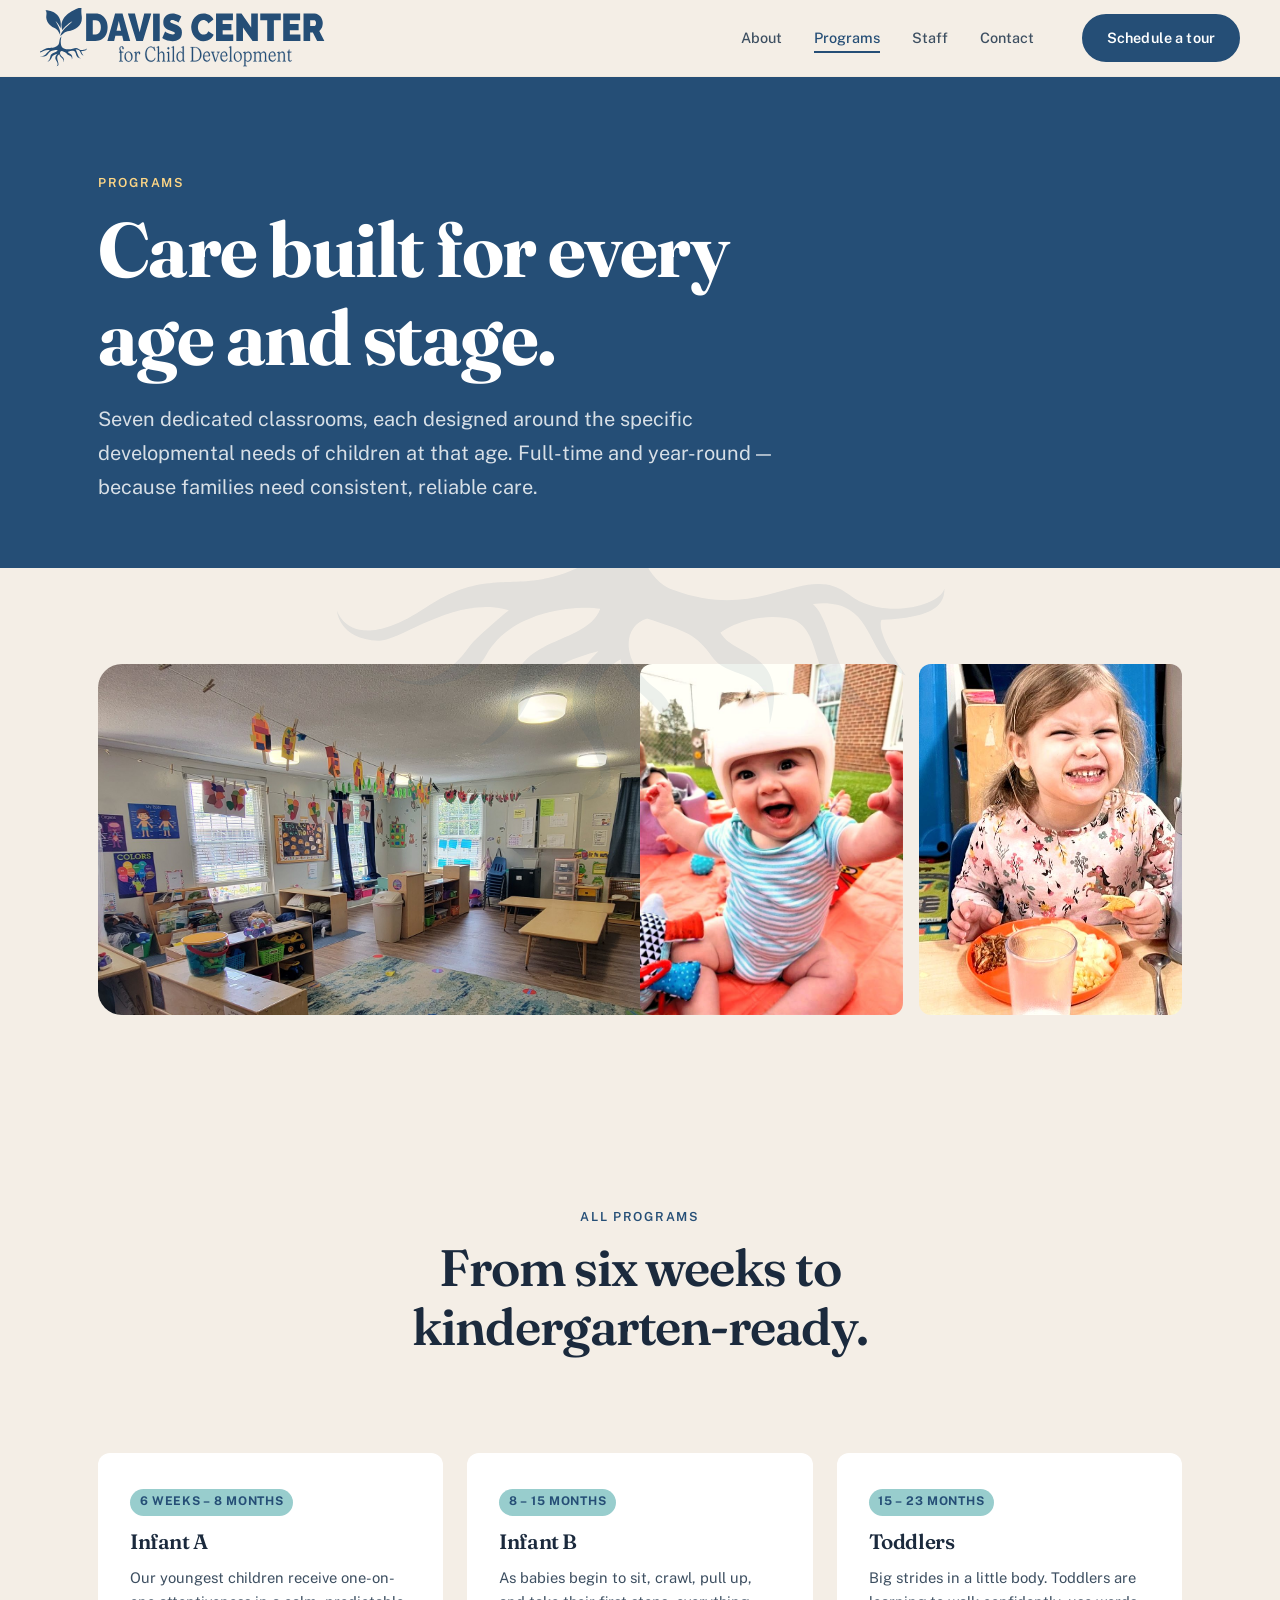
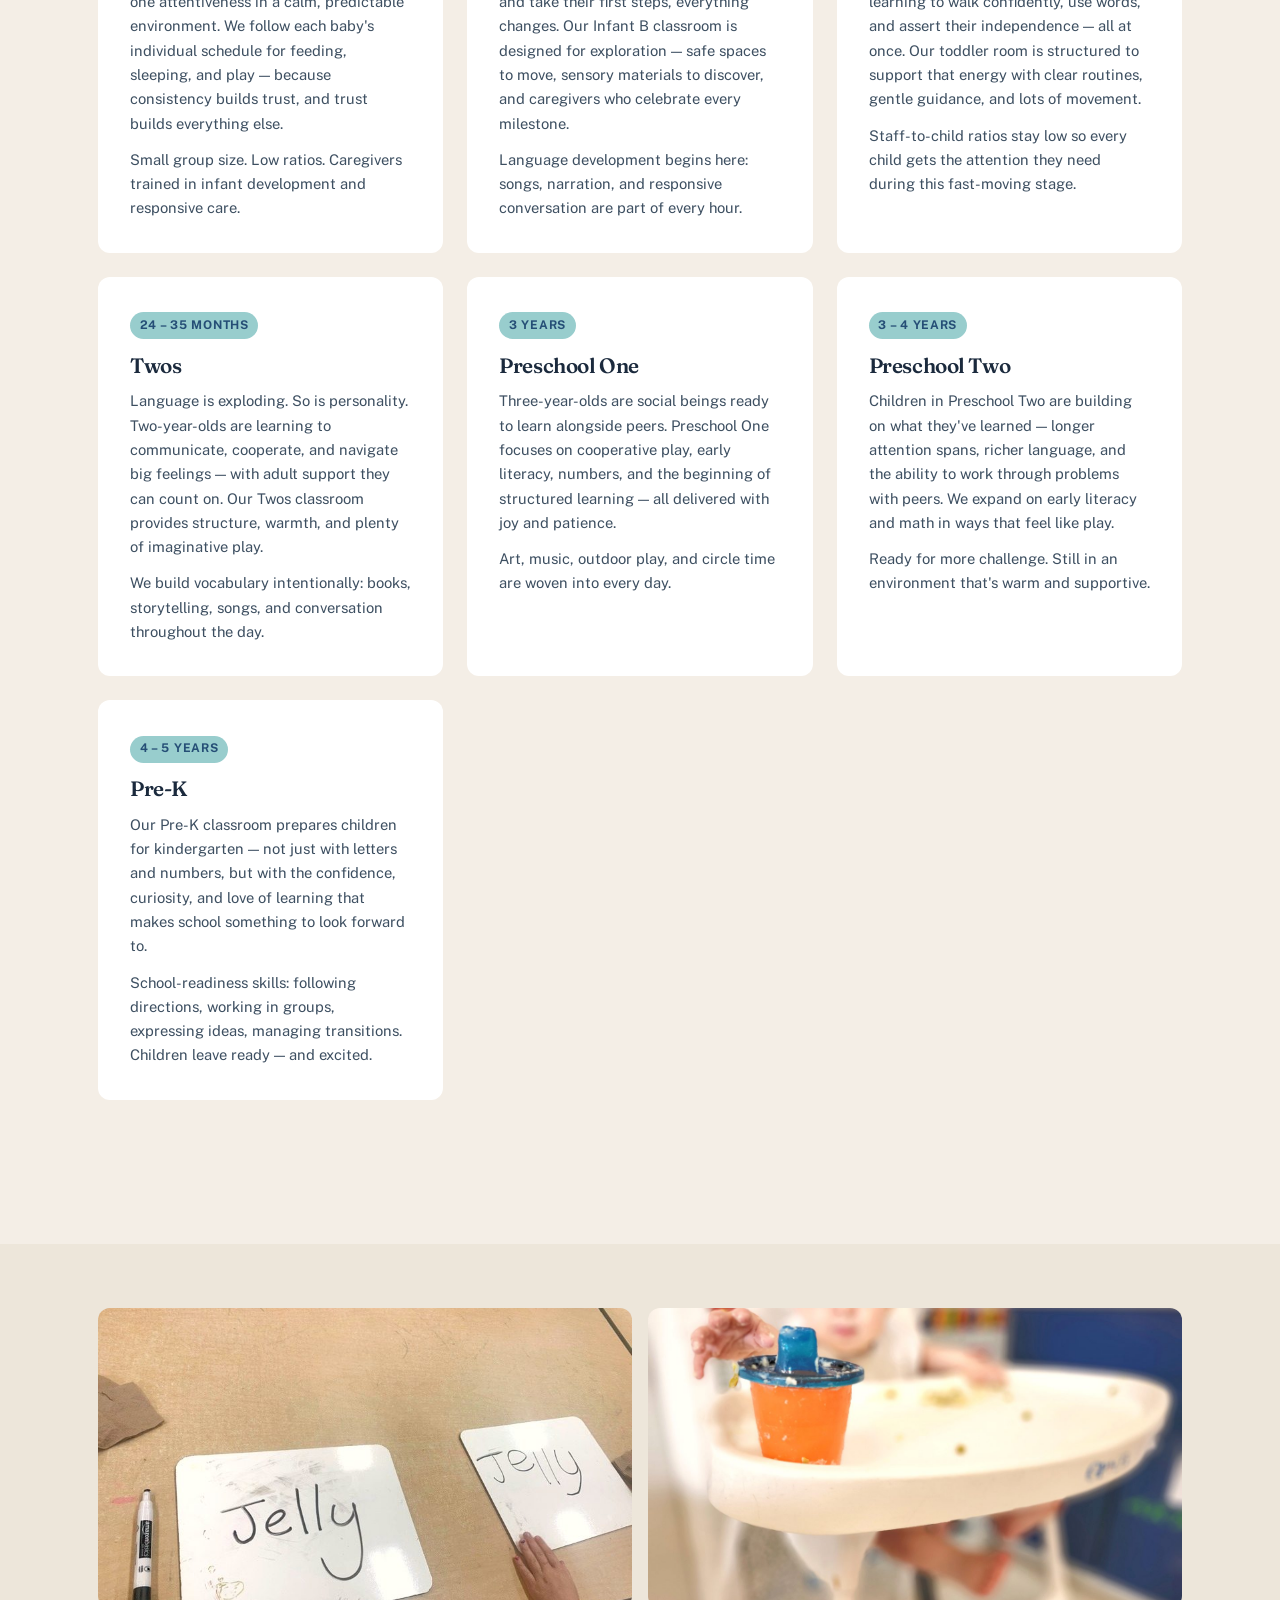
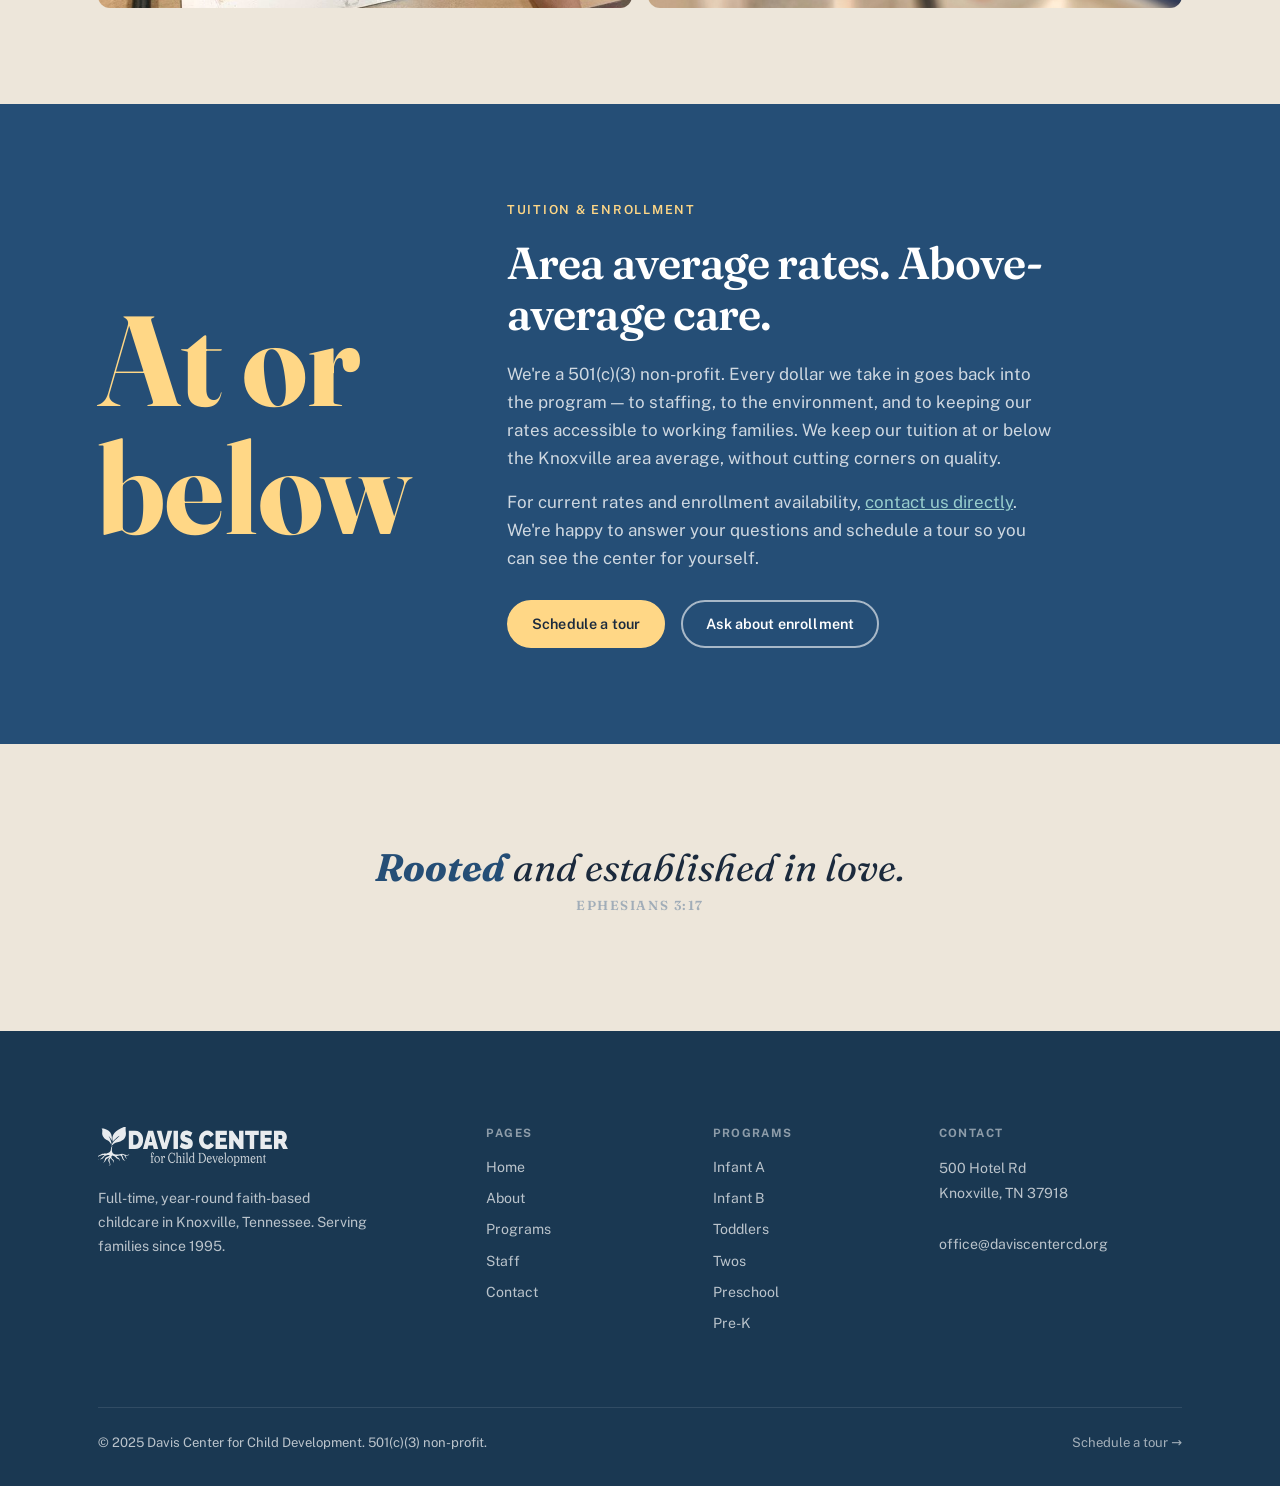
<file: programs.html>
<!DOCTYPE html>
<html lang="en">
<head>
<meta charset="UTF-8">
<meta name="viewport" content="width=device-width, initial-scale=1.0">
<meta name="theme-color" content="#254e76">
<title>Programs — Davis Center for Child Development</title>
<meta name="description" content="Seven age-specific classrooms from 6 weeks through Pre-K. Full-time, year-round childcare programs at Davis Center in Knoxville, TN.">
<link rel="icon" type="image/svg+xml" href="assets/logo-mark-navy.svg">
<link rel="preconnect" href="https://fonts.googleapis.com">
<link rel="preconnect" href="https://fonts.gstatic.com" crossorigin>
<link href="https://fonts.googleapis.com/css2?family=Fraunces:ital,opsz,wght@0,9..144,300;0,9..144,400;0,9..144,600;0,9..144,700;1,9..144,300;1,9..144,400;1,9..144,600&family=Public+Sans:wght@400;500;600;700&display=swap" rel="stylesheet">
<link rel="stylesheet" href="css/styles.css">
</head>
<body class="has-sprout-bg">

<!-- SPROUT WATERMARK (fixed, behind everything) -->
<div class="sprout-bg" aria-hidden="true">
  <img src="assets/logo-mark-navy.svg" alt="">
</div>


<!-- NAV -->
<header class="nav">
  <div class="nav-inner">
    <a class="brand" href="index.html">
      <img src="assets/logo-compact-navy.svg" alt="Davis Center for Child Development">
    </a>
    <nav class="nav-links" aria-label="Main navigation">
      <a href="about.html">About</a>
      <a href="programs.html">Programs</a>
      <a href="staff.html">Staff</a>
      <a href="contact.html">Contact</a>
    </nav>
    <a class="btn btn-navy" href="contact.html#tour">Schedule a tour</a>
    <button class="nav-toggle" id="nav-toggle" aria-label="Open menu" aria-expanded="false">
      <svg width="22" height="22" viewBox="0 0 22 22" fill="none" aria-hidden="true">
        <rect y="3" width="22" height="2" rx="1" fill="currentColor"/>
        <rect y="10" width="22" height="2" rx="1" fill="currentColor"/>
        <rect y="17" width="22" height="2" rx="1" fill="currentColor"/>
      </svg>
    </button>
  </div>
  <nav class="nav-drawer" id="nav-drawer" aria-label="Mobile navigation">
    <a href="about.html">About</a>
    <a href="programs.html">Programs</a>
    <a href="staff.html">Staff</a>
    <a href="contact.html">Contact</a>
    <a class="btn btn-navy" href="contact.html#tour">Schedule a tour</a>
  </nav>
</header>

<main>

  <!-- PAGE HERO -->
  <div class="page-hero">
    <div class="container">
      <p class="eyebrow">Programs</p>
      <h1>Care built for every<br>age and stage.</h1>
      <p class="lede">Seven dedicated classrooms, each designed around the specific developmental needs of children at that age. Full-time and year-round — because families need consistent, reliable care.</p>
    </div>
  </div>

  <!-- INTRO PHOTO ROW -->
  <section style="padding: var(--space-xl) 0; background: var(--cream);">
    <div class="container">
      <div style="display:grid; grid-template-columns: 2fr 1fr 1fr; gap: 1rem; align-items: stretch;" data-reveal>
        <div style="border-radius: var(--radius-lg); overflow: hidden; aspect-ratio: 16/9;">
          <img src="images/classroom-wide.jpg" alt="Spacious classroom environment" style="width:100%;height:100%;object-fit:cover;" loading="lazy">
        </div>
        <div style="border-radius: var(--radius-md); overflow: hidden; aspect-ratio: 3/4;">
          <img src="images/baby-laughing.jpg" alt="Happy baby" style="width:100%;height:100%;object-fit:cover;" loading="lazy">
        </div>
        <div style="border-radius: var(--radius-md); overflow: hidden; aspect-ratio: 3/4;">
          <img src="images/child-smiling.jpg" alt="Smiling child" style="width:100%;height:100%;object-fit:cover;" loading="lazy">
        </div>
      </div>
    </div>
  </section>

  <!-- PROGRAM CARDS -->
  <section class="programs-intro">
    <div class="container">
      <div class="section-header" data-reveal>
        <span class="eyebrow">All Programs</span>
        <h2>From six weeks to kindergarten-ready.</h2>
      </div>
      <div class="programs-grid reveal-group">

        <!-- Infant A -->
        <div class="program-card" id="infant-a" data-reveal>
          <span class="age-range">6 weeks – 8 months</span>
          <h3>Infant A</h3>
          <p>Our youngest children receive one-on-one attentiveness in a calm, predictable environment. We follow each baby's individual schedule for feeding, sleeping, and play — because consistency builds trust, and trust builds everything else.</p>
          <p>Small group size. Low ratios. Caregivers trained in infant development and responsive care.</p>
        </div>

        <!-- Infant B -->
        <div class="program-card" id="infant-b" data-reveal>
          <span class="age-range">8 – 15 months</span>
          <h3>Infant B</h3>
          <p>As babies begin to sit, crawl, pull up, and take their first steps, everything changes. Our Infant B classroom is designed for exploration — safe spaces to move, sensory materials to discover, and caregivers who celebrate every milestone.</p>
          <p>Language development begins here: songs, narration, and responsive conversation are part of every hour.</p>
        </div>

        <!-- Toddlers -->
        <div class="program-card" id="toddlers" data-reveal>
          <span class="age-range">15 – 23 months</span>
          <h3>Toddlers</h3>
          <p>Big strides in a little body. Toddlers are learning to walk confidently, use words, and assert their independence — all at once. Our toddler room is structured to support that energy with clear routines, gentle guidance, and lots of movement.</p>
          <p>Staff-to-child ratios stay low so every child gets the attention they need during this fast-moving stage.</p>
        </div>

        <!-- Twos -->
        <div class="program-card" id="twos" data-reveal>
          <span class="age-range">24 – 35 months</span>
          <h3>Twos</h3>
          <p>Language is exploding. So is personality. Two-year-olds are learning to communicate, cooperate, and navigate big feelings — with adult support they can count on. Our Twos classroom provides structure, warmth, and plenty of imaginative play.</p>
          <p>We build vocabulary intentionally: books, storytelling, songs, and conversation throughout the day.</p>
        </div>

        <!-- Preschool One -->
        <div class="program-card" id="preschool" data-reveal>
          <span class="age-range">3 years</span>
          <h3>Preschool One</h3>
          <p>Three-year-olds are social beings ready to learn alongside peers. Preschool One focuses on cooperative play, early literacy, numbers, and the beginning of structured learning — all delivered with joy and patience.</p>
          <p>Art, music, outdoor play, and circle time are woven into every day.</p>
        </div>

        <!-- Preschool Two -->
        <div class="program-card" data-reveal>
          <span class="age-range">3 – 4 years</span>
          <h3>Preschool Two</h3>
          <p>Children in Preschool Two are building on what they've learned — longer attention spans, richer language, and the ability to work through problems with peers. We expand on early literacy and math in ways that feel like play.</p>
          <p>Ready for more challenge. Still in an environment that's warm and supportive.</p>
        </div>

        <!-- Pre-K -->
        <div class="program-card" id="prek" data-reveal>
          <span class="age-range">4 – 5 years</span>
          <h3>Pre-K</h3>
          <p>Our Pre-K classroom prepares children for kindergarten — not just with letters and numbers, but with the confidence, curiosity, and love of learning that makes school something to look forward to.</p>
          <p>School-readiness skills: following directions, working in groups, expressing ideas, managing transitions. Children leave ready — and excited.</p>
        </div>

      </div>
    </div>
  </section>

  <!-- LEARNING PHOTO FEATURE -->
  <section style="padding: var(--space-lg) 0 var(--space-xl); background: var(--cream-deep);">
    <div class="container">
      <div style="display:grid; grid-template-columns: 1fr 1fr; gap: 1rem; align-items: stretch;" data-reveal>
        <div style="border-radius: var(--radius-md); overflow: hidden; aspect-ratio: 16/9;">
          <img src="images/child-learning.jpg" alt="Children learning together" style="width:100%;height:100%;object-fit:cover;" loading="lazy">
        </div>
        <div style="border-radius: var(--radius-md); overflow: hidden; aspect-ratio: 16/9;">
          <img src="images/infant-activity.jpg" alt="Infant in activity" style="width:100%;height:100%;object-fit:cover;" loading="lazy">
        </div>
      </div>
    </div>
  </section>

  <!-- TUITION NOTE -->
  <section class="tuition-note">
    <div class="container tuition-note-inner">
      <div data-reveal="scale-up">
        <div class="tuition-note-num">At&nbsp;or<br>below</div>
      </div>
      <div class="tuition-note-copy" data-reveal="fade-right">
        <p class="eyebrow">Tuition &amp; Enrollment</p>
        <h2>Area average rates. Above-average care.</h2>
        <p>We're a 501(c)(3) non-profit. Every dollar we take in goes back into the program — to staffing, to the environment, and to keeping our rates accessible to working families. We keep our tuition at or below the Knoxville area average, without cutting corners on quality.</p>
        <p>For current rates and enrollment availability, <a href="contact.html">contact us directly</a>. We're happy to answer your questions and schedule a tour so you can see the center for yourself.</p>
        <div style="margin-top: 1.75rem; display: flex; gap: 1rem; flex-wrap: wrap;">
          <a class="btn btn-gold" href="contact.html#tour">Schedule a tour</a>
          <a class="btn btn-outline-light" href="contact.html">Ask about enrollment</a>
        </div>
      </div>
    </div>
  </section>

  <!-- VERSE -->
  <section class="verse">
    <div class="verse-inner" data-reveal>
      <blockquote>
        <span class="rooted">Rooted</span> and established in love.
        <cite>Ephesians 3:17</cite>
      </blockquote>
    </div>
  </section>

</main>

<!-- FOOTER -->
<footer class="site-footer">
  <div class="container">
    <div class="footer-grid">
      <div class="footer-brand">
        <img src="assets/logo-compact-white.svg" alt="Davis Center for Child Development">
        <p>Full-time, year-round faith-based childcare in Knoxville, Tennessee. Serving families since 1995.</p>
      </div>
      <div class="footer-col">
        <h4>Pages</h4>
        <a href="index.html">Home</a>
        <a href="about.html">About</a>
        <a href="programs.html">Programs</a>
        <a href="staff.html">Staff</a>
        <a href="contact.html">Contact</a>
      </div>
      <div class="footer-col">
        <h4>Programs</h4>
        <a href="programs.html#infant-a">Infant A</a>
        <a href="programs.html#infant-b">Infant B</a>
        <a href="programs.html#toddlers">Toddlers</a>
        <a href="programs.html#twos">Twos</a>
        <a href="programs.html#preschool">Preschool</a>
        <a href="programs.html#prek">Pre-K</a>
      </div>
      <div class="footer-col">
        <h4>Contact</h4>
        <address>
          500 Hotel Rd<br>
          Knoxville, TN 37918<br><br>
          <a href="mailto:office@daviscentercd.org">office@daviscentercd.org</a>
        </address>
      </div>
    </div>
    <div class="footer-bottom">
      <span>&copy; 2025 Davis Center for Child Development. 501(c)(3) non-profit.</span>
      <a href="contact.html#tour">Schedule a tour &rarr;</a>
    </div>
  </div>
</footer>

<script src="js/script.js"></script>
</body>
</html>
</file>
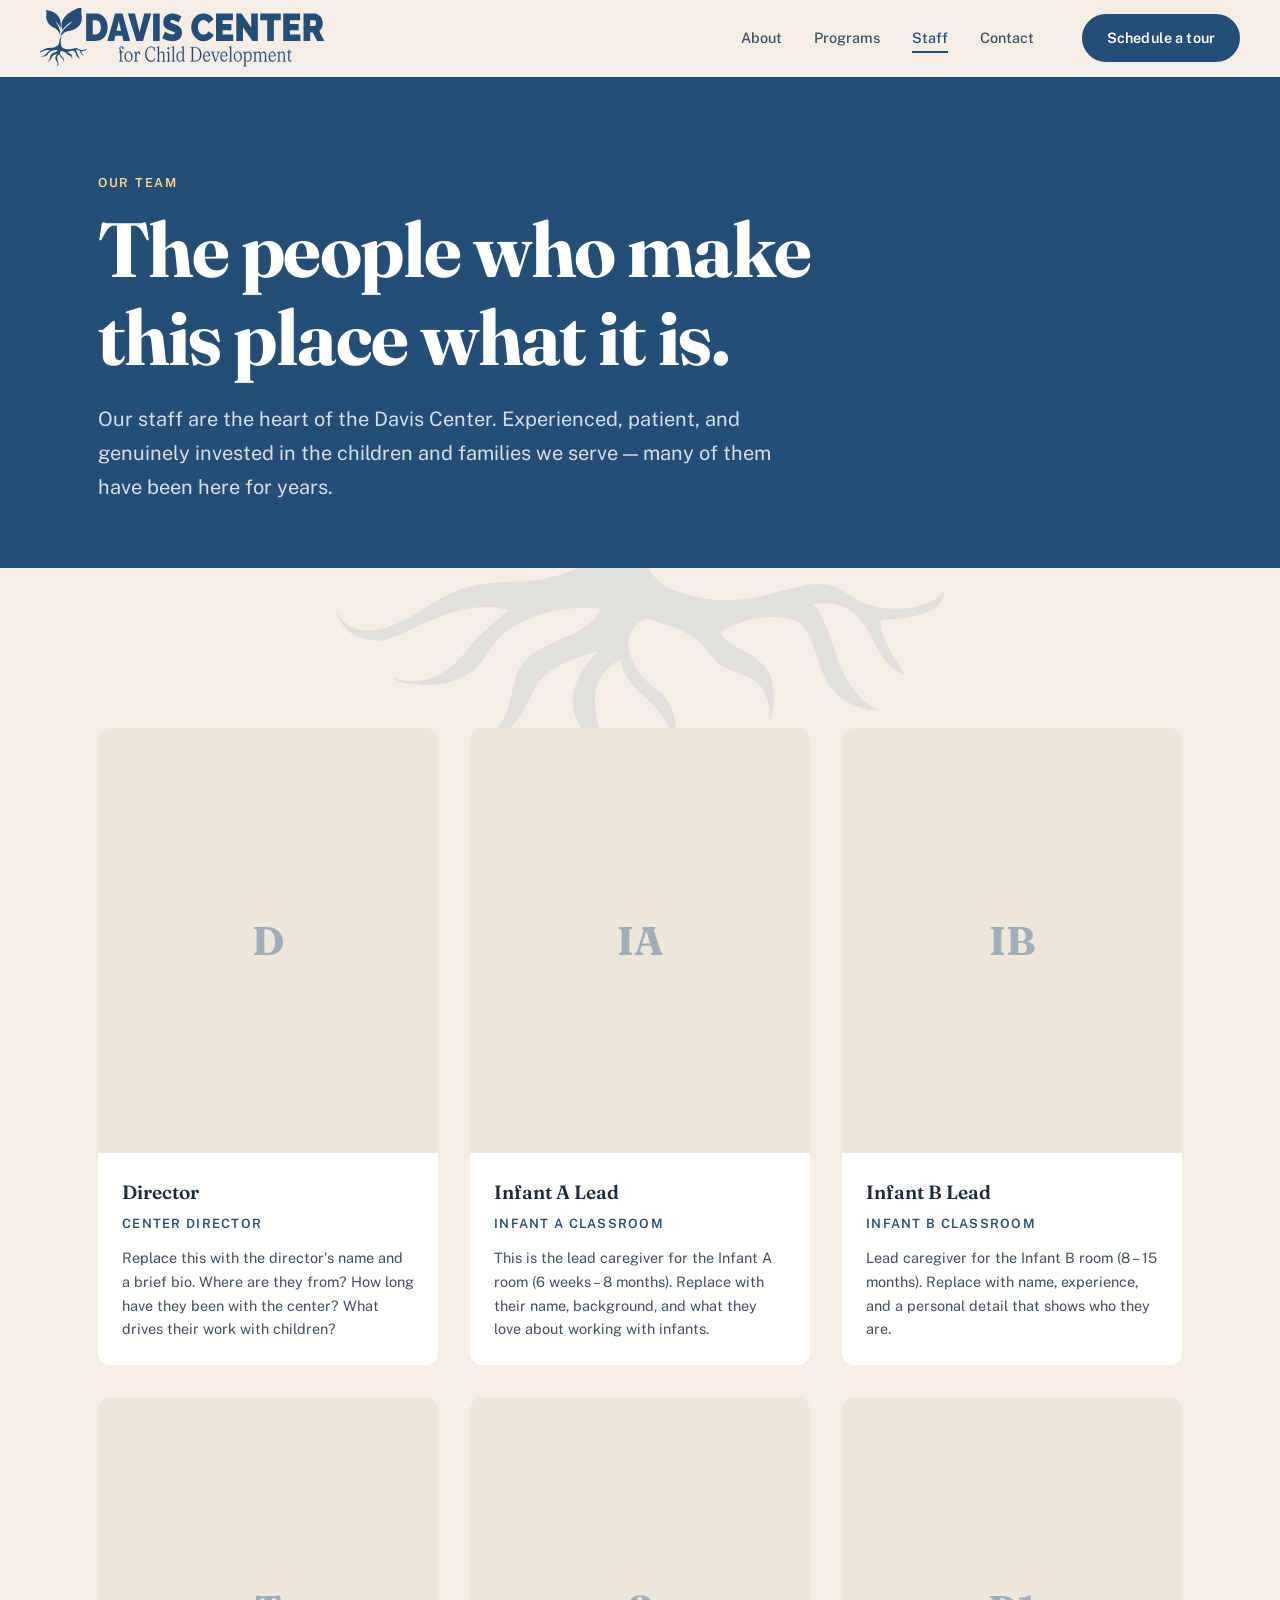
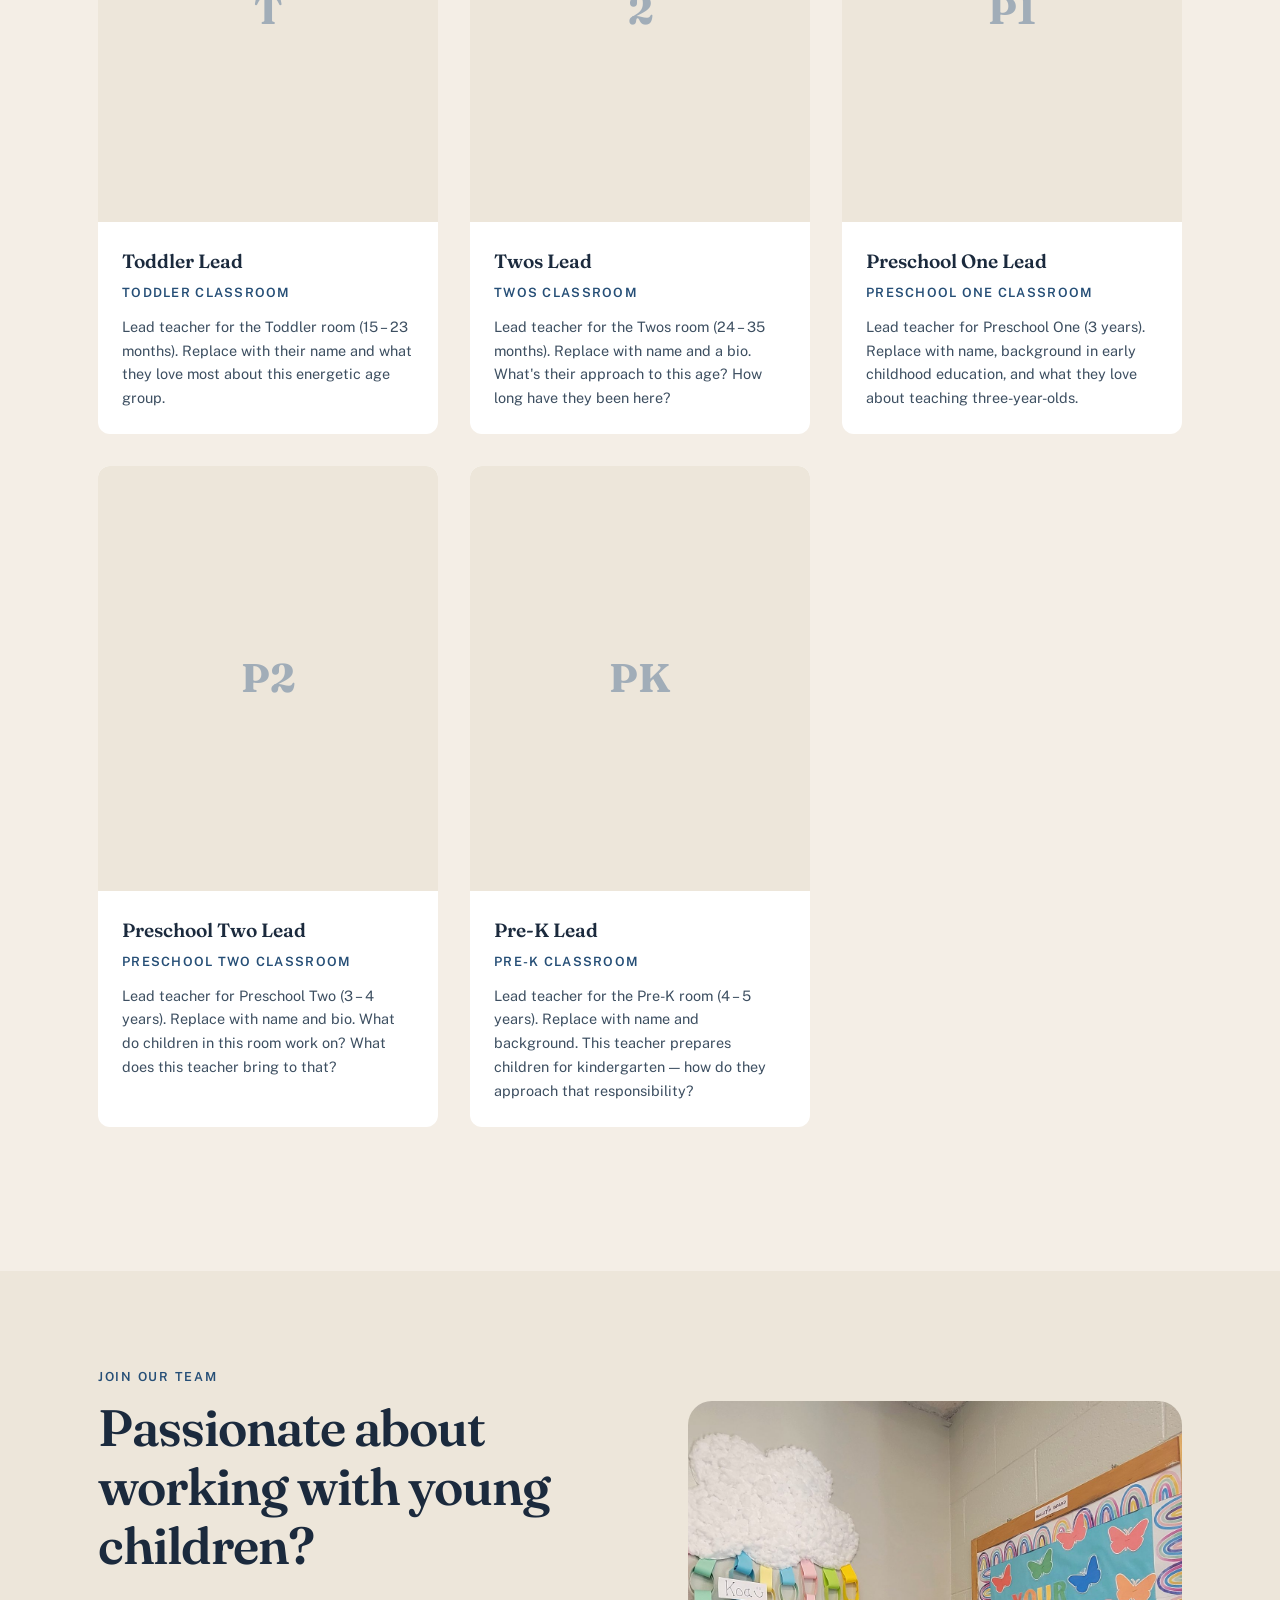
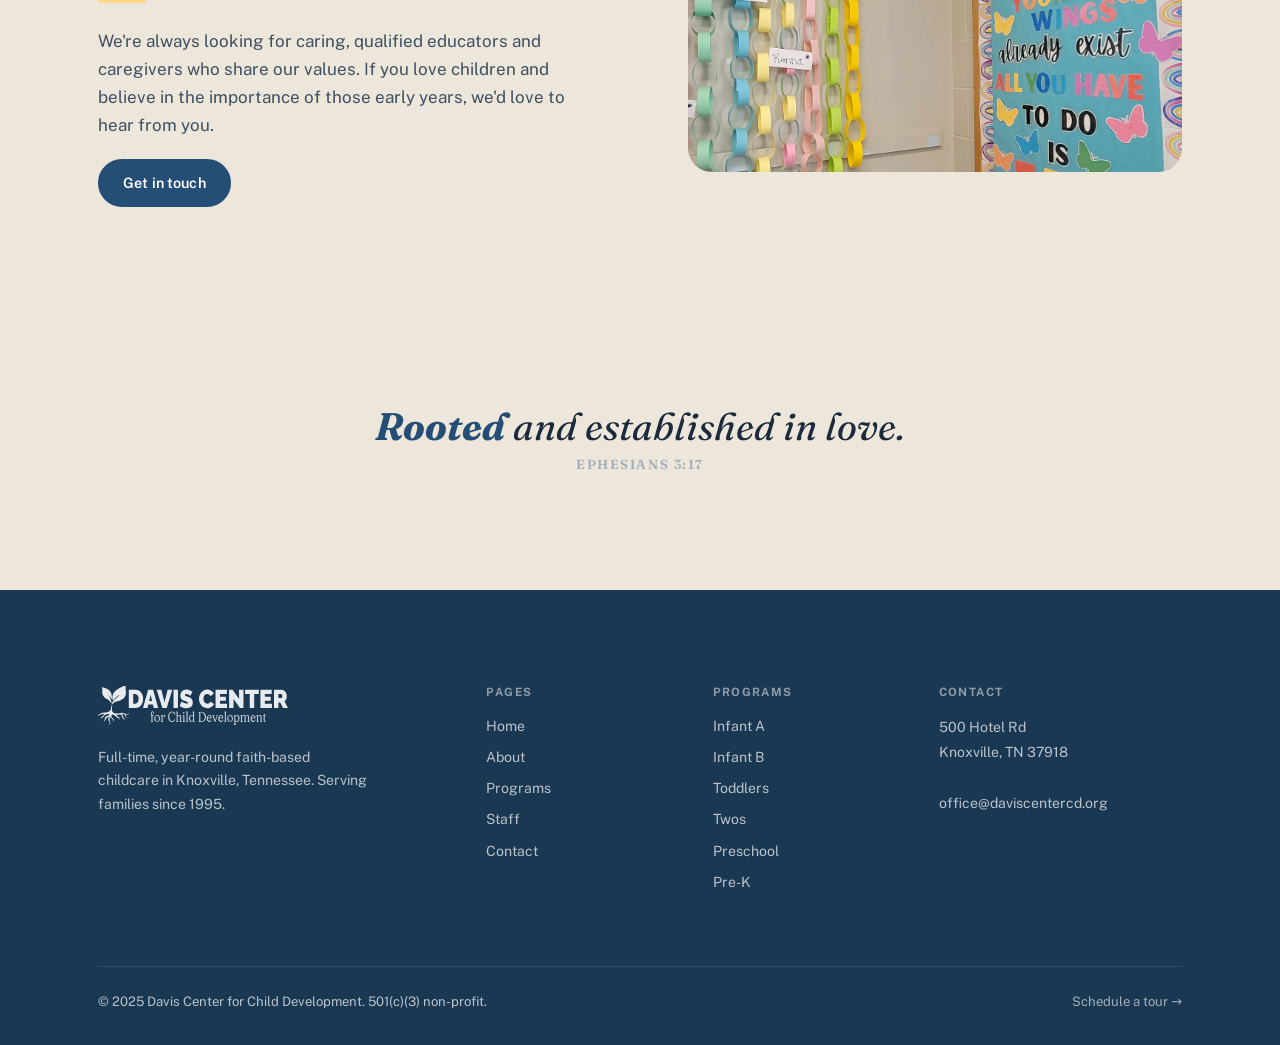
<file: staff.html>
<!DOCTYPE html>
<html lang="en">
<head>
<meta charset="UTF-8">
<meta name="viewport" content="width=device-width, initial-scale=1.0">
<meta name="theme-color" content="#254e76">
<title>Staff — Davis Center for Child Development</title>
<meta name="description" content="Meet the dedicated team at Davis Center for Child Development in Knoxville, TN.">
<link rel="icon" type="image/svg+xml" href="assets/logo-mark-navy.svg">
<link rel="preconnect" href="https://fonts.googleapis.com">
<link rel="preconnect" href="https://fonts.gstatic.com" crossorigin>
<link href="https://fonts.googleapis.com/css2?family=Fraunces:ital,opsz,wght@0,9..144,300;0,9..144,400;0,9..144,600;0,9..144,700;1,9..144,300;1,9..144,400;1,9..144,600&family=Public+Sans:wght@400;500;600;700&display=swap" rel="stylesheet">
<link rel="stylesheet" href="css/styles.css">
</head>
<body class="has-sprout-bg">

<!-- SPROUT WATERMARK (fixed, behind everything) -->
<div class="sprout-bg" aria-hidden="true">
  <img src="assets/logo-mark-navy.svg" alt="">
</div>


<!-- NAV -->
<header class="nav">
  <div class="nav-inner">
    <a class="brand" href="index.html">
      <img src="assets/logo-compact-navy.svg" alt="Davis Center for Child Development">
    </a>
    <nav class="nav-links" aria-label="Main navigation">
      <a href="about.html">About</a>
      <a href="programs.html">Programs</a>
      <a href="staff.html">Staff</a>
      <a href="contact.html">Contact</a>
    </nav>
    <a class="btn btn-navy" href="contact.html#tour">Schedule a tour</a>
    <button class="nav-toggle" id="nav-toggle" aria-label="Open menu" aria-expanded="false">
      <svg width="22" height="22" viewBox="0 0 22 22" fill="none" aria-hidden="true">
        <rect y="3" width="22" height="2" rx="1" fill="currentColor"/>
        <rect y="10" width="22" height="2" rx="1" fill="currentColor"/>
        <rect y="17" width="22" height="2" rx="1" fill="currentColor"/>
      </svg>
    </button>
  </div>
  <nav class="nav-drawer" id="nav-drawer" aria-label="Mobile navigation">
    <a href="about.html">About</a>
    <a href="programs.html">Programs</a>
    <a href="staff.html">Staff</a>
    <a href="contact.html">Contact</a>
    <a class="btn btn-navy" href="contact.html#tour">Schedule a tour</a>
  </nav>
</header>

<main>

  <!-- PAGE HERO -->
  <div class="page-hero">
    <div class="container">
      <p class="eyebrow">Our Team</p>
      <h1>The people who make<br>this place what it is.</h1>
      <p class="lede">Our staff are the heart of the Davis Center. Experienced, patient, and genuinely invested in the children and families we serve — many of them have been here for years.</p>
    </div>
  </div>

  <!-- STAFF GRID -->
  <section class="staff-intro">
    <div class="container">

      <!--
      ================================================================
      TO CUSTOMIZE THIS PAGE:

      1. Replace each placeholder card below with real staff info.
      2. For each card:
         - Update the staff-name span with the person's name
         - Update the staff-title span with their role/title
         - Update the staff-bio p with a 1-3 sentence bio
         - Add a photo: place the image file in images/ and replace
           the letter-placeholder div with:
           <img src="images/YOUR-PHOTO.jpg" alt="[Name]">

      3. Add or remove cards as needed. The grid auto-fills.
      4. Delete this comment when you're done.
      ================================================================
      -->

      <div class="staff-grid reveal-group">

        <div class="staff-card" data-reveal>
          <div class="staff-photo">D</div>
          <div class="staff-info">
            <div class="staff-name">Director</div>
            <div class="staff-title">Center Director</div>
            <p class="staff-bio">Replace this with the director's name and a brief bio. Where are they from? How long have they been with the center? What drives their work with children?</p>
          </div>
        </div>

        <div class="staff-card" data-reveal>
          <div class="staff-photo">IA</div>
          <div class="staff-info">
            <div class="staff-name">Infant A Lead</div>
            <div class="staff-title">Infant A Classroom</div>
            <p class="staff-bio">This is the lead caregiver for the Infant A room (6 weeks – 8 months). Replace with their name, background, and what they love about working with infants.</p>
          </div>
        </div>

        <div class="staff-card" data-reveal>
          <div class="staff-photo">IB</div>
          <div class="staff-info">
            <div class="staff-name">Infant B Lead</div>
            <div class="staff-title">Infant B Classroom</div>
            <p class="staff-bio">Lead caregiver for the Infant B room (8 – 15 months). Replace with name, experience, and a personal detail that shows who they are.</p>
          </div>
        </div>

        <div class="staff-card" data-reveal>
          <div class="staff-photo">T</div>
          <div class="staff-info">
            <div class="staff-name">Toddler Lead</div>
            <div class="staff-title">Toddler Classroom</div>
            <p class="staff-bio">Lead teacher for the Toddler room (15 – 23 months). Replace with their name and what they love most about this energetic age group.</p>
          </div>
        </div>

        <div class="staff-card" data-reveal>
          <div class="staff-photo">2</div>
          <div class="staff-info">
            <div class="staff-name">Twos Lead</div>
            <div class="staff-title">Twos Classroom</div>
            <p class="staff-bio">Lead teacher for the Twos room (24 – 35 months). Replace with name and a bio. What's their approach to this age? How long have they been here?</p>
          </div>
        </div>

        <div class="staff-card" data-reveal>
          <div class="staff-photo">P1</div>
          <div class="staff-info">
            <div class="staff-name">Preschool One Lead</div>
            <div class="staff-title">Preschool One Classroom</div>
            <p class="staff-bio">Lead teacher for Preschool One (3 years). Replace with name, background in early childhood education, and what they love about teaching three-year-olds.</p>
          </div>
        </div>

        <div class="staff-card" data-reveal>
          <div class="staff-photo">P2</div>
          <div class="staff-info">
            <div class="staff-name">Preschool Two Lead</div>
            <div class="staff-title">Preschool Two Classroom</div>
            <p class="staff-bio">Lead teacher for Preschool Two (3 – 4 years). Replace with name and bio. What do children in this room work on? What does this teacher bring to that?</p>
          </div>
        </div>

        <div class="staff-card" data-reveal>
          <div class="staff-photo">PK</div>
          <div class="staff-info">
            <div class="staff-name">Pre-K Lead</div>
            <div class="staff-title">Pre-K Classroom</div>
            <p class="staff-bio">Lead teacher for the Pre-K room (4 – 5 years). Replace with name and background. This teacher prepares children for kindergarten — how do they approach that responsibility?</p>
          </div>
        </div>

        <!-- To add more staff: copy a card above and paste it here. -->

      </div>
    </div>
  </section>

  <!-- JOIN THE TEAM CTA -->
  <section style="padding: var(--space-xl) 0; background: var(--cream-deep);">
    <div class="container" style="display:grid; grid-template-columns: 1fr 1fr; gap: var(--space-xl); align-items: center;">
      <div data-reveal="fade-left">
        <span class="eyebrow">Join Our Team</span>
        <h2>Passionate about working with young children?</h2>
        <hr class="hr-gold">
        <p style="color: var(--ink-soft); margin-bottom: 1.25rem;">We're always looking for caring, qualified educators and caregivers who share our values. If you love children and believe in the importance of those early years, we'd love to hear from you.</p>
        <a class="btn btn-navy" href="mailto:office@daviscentercd.org?subject=Employment Inquiry">Get in touch</a>
      </div>
      <div style="border-radius: var(--radius-lg); overflow: hidden; aspect-ratio: 4/3;" data-reveal="fade-right">
        <img src="images/classroom-preschool.jpg" alt="Davis Center classroom" style="width:100%;height:100%;object-fit:cover;" loading="lazy">
      </div>
    </div>
  </section>

  <!-- VERSE -->
  <section class="verse">
    <div class="verse-inner" data-reveal>
      <blockquote>
        <span class="rooted">Rooted</span> and established in love.
        <cite>Ephesians 3:17</cite>
      </blockquote>
    </div>
  </section>

</main>

<!-- FOOTER -->
<footer class="site-footer">
  <div class="container">
    <div class="footer-grid">
      <div class="footer-brand">
        <img src="assets/logo-compact-white.svg" alt="Davis Center for Child Development">
        <p>Full-time, year-round faith-based childcare in Knoxville, Tennessee. Serving families since 1995.</p>
      </div>
      <div class="footer-col">
        <h4>Pages</h4>
        <a href="index.html">Home</a>
        <a href="about.html">About</a>
        <a href="programs.html">Programs</a>
        <a href="staff.html">Staff</a>
        <a href="contact.html">Contact</a>
      </div>
      <div class="footer-col">
        <h4>Programs</h4>
        <a href="programs.html#infant-a">Infant A</a>
        <a href="programs.html#infant-b">Infant B</a>
        <a href="programs.html#toddlers">Toddlers</a>
        <a href="programs.html#twos">Twos</a>
        <a href="programs.html#preschool">Preschool</a>
        <a href="programs.html#prek">Pre-K</a>
      </div>
      <div class="footer-col">
        <h4>Contact</h4>
        <address>
          500 Hotel Rd<br>
          Knoxville, TN 37918<br><br>
          <a href="mailto:office@daviscentercd.org">office@daviscentercd.org</a>
        </address>
      </div>
    </div>
    <div class="footer-bottom">
      <span>&copy; 2025 Davis Center for Child Development. 501(c)(3) non-profit.</span>
      <a href="contact.html#tour">Schedule a tour &rarr;</a>
    </div>
  </div>
</footer>

<script src="js/script.js"></script>
</body>
</html>
</file>
<file: css/styles.css>
/* ================================================================
   DAVIS CENTER FOR CHILD DEVELOPMENT — styles.css
   New palette · generous whitespace · scroll-reveal · marquee
   ================================================================ */

/* ---- Design tokens ----------------------------------------- */
:root {
  --gold:        #ffd786;
  --teal:        #98cdcd;
  --sage:        #9db78c;
  --slate:       #a1adb8;
  --cream:       #f4eee6;
  --navy:        #254e76;

  --navy-dark:   #1a3852;
  --cream-deep:  #ede6da;
  --ink:         #1b2a3d;
  --ink-soft:    #3d4f61;
  --ink-quiet:   #7a8a99;
  --white:       #ffffff;

  --font-display: 'Fraunces', Georgia, serif;
  --font-body:    'Public Sans', system-ui, sans-serif;

  --space-xs:   0.5rem;
  --space-sm:   1rem;
  --space-md:   2rem;
  --space-lg:   4rem;
  --space-xl:   6rem;
  --space-2xl:  9rem;

  --radius-sm:   6px;
  --radius-md:   12px;
  --radius-lg:   24px;
  --radius-pill: 999px;

  --ease-out:    cubic-bezier(0.22, 1, 0.36, 1);
  --duration-fast: 200ms;
  --duration-med:  400ms;
  --duration-slow: 700ms;
}

/* ---- Reset ------------------------------------------------- */
*, *::before, *::after { box-sizing: border-box; margin: 0; padding: 0; }
html { scroll-behavior: smooth; -webkit-text-size-adjust: 100%; }
body {
  font-family: var(--font-body);
  font-size: 1.0625rem;
  line-height: 1.65;
  color: var(--ink);
  background: var(--cream);
  overflow-x: hidden;
}
img, video { display: block; max-width: 100%; height: auto; }
a { color: inherit; text-decoration: none; }
ul, ol { list-style: none; }
button, input, select, textarea { font: inherit; }
address { font-style: normal; }

/* ---- Typography -------------------------------------------- */
h1, h2, h3, h4 {
  font-family: var(--font-display);
  font-weight: 600;
  line-height: 1.15;
  color: var(--ink);
  letter-spacing: -0.02em;
}
h1 { font-size: clamp(2.6rem, 6vw, 5rem); font-weight: 700; }
h2 { font-size: clamp(2rem, 4vw, 3.2rem); }
h3 { font-size: clamp(1.4rem, 2.5vw, 2rem); }
h4 { font-size: 1.15rem; font-weight: 600; font-family: var(--font-body); text-transform: uppercase; letter-spacing: 0.08em; }
p { max-width: 65ch; }

.eyebrow {
  font-family: var(--font-body);
  font-size: 0.78rem;
  font-weight: 600;
  text-transform: uppercase;
  letter-spacing: 0.14em;
  color: var(--navy);
  margin-bottom: 0.75rem;
  display: block;
}
.lede {
  font-size: clamp(1.05rem, 2vw, 1.25rem);
  color: var(--ink-soft);
  line-height: 1.7;
  max-width: 58ch;
}
.display-num {
  font-family: var(--font-display);
  font-size: clamp(3.5rem, 7vw, 6rem);
  font-weight: 700;
  line-height: 1;
  color: var(--gold);
}

/* ---- Layout ----------------------------------------------- */
.container {
  width: 100%;
  max-width: 1180px;
  margin-inline: auto;
  padding-inline: clamp(1.25rem, 5vw, 3rem);
}
.container--wide { max-width: 1380px; }

/* ---- Buttons ---------------------------------------------- */
.btn {
  display: inline-flex;
  align-items: center;
  gap: 0.5rem;
  padding: 0.7em 1.6em;
  border-radius: var(--radius-pill);
  font-size: 0.9rem;
  font-weight: 600;
  letter-spacing: 0.01em;
  border: 2px solid transparent;
  cursor: pointer;
  transition: background var(--duration-fast) var(--ease-out),
              color var(--duration-fast) var(--ease-out),
              border-color var(--duration-fast) var(--ease-out),
              transform var(--duration-fast) var(--ease-out),
              box-shadow var(--duration-fast) var(--ease-out);
  text-decoration: none;
  white-space: nowrap;
}
.btn:hover { transform: translateY(-2px); }
.btn:active { transform: translateY(0); }

.btn-navy, .btn-blue {
  background: var(--navy); color: var(--white); border-color: var(--navy);
}
.btn-navy:hover, .btn-blue:hover {
  background: var(--navy-dark); border-color: var(--navy-dark);
  box-shadow: 0 6px 20px rgba(37,78,118,.3);
}
.btn-gold {
  background: var(--gold); color: var(--ink); border-color: var(--gold);
}
.btn-gold:hover {
  background: #f5c96e; border-color: #f5c96e;
  box-shadow: 0 6px 20px rgba(255,215,134,.45);
}
.btn-outline {
  background: transparent; color: var(--navy); border-color: var(--navy);
}
.btn-outline:hover { background: var(--navy); color: var(--white); }

.btn-outline-light {
  background: transparent; color: var(--white); border-color: rgba(255,255,255,.6);
}
.btn-outline-light:hover { background: rgba(255,255,255,.15); border-color: var(--white); }

.btn-green {
  background: var(--sage); color: var(--ink); border-color: var(--sage);
}
.btn-green:hover { background: #8aa87a; border-color: #8aa87a; }

/* ================================================================
   NAV
   ================================================================ */
.nav {
  position: sticky;
  top: 0;
  z-index: 100;
  background: var(--cream);
  border-bottom: 1px solid var(--cream-deep);
  transition: box-shadow var(--duration-fast) var(--ease-out);
}
.nav.scrolled { box-shadow: 0 2px 20px rgba(27,42,61,.08); }
.nav-inner {
  display: flex;
  align-items: center;
  gap: 2rem;
  height: 76px;
  padding-inline: clamp(1rem, 4vw, 2.5rem);
  max-width: 1380px;
  margin-inline: auto;
}
.brand { display: flex; align-items: center; flex-shrink: 0; }
.brand img { height: 60px; width: auto; }

.nav-links { display: flex; align-items: center; gap: 2rem; margin-left: auto; }
.nav-links a {
  font-size: 0.9rem; font-weight: 500; color: var(--ink-soft);
  transition: color var(--duration-fast); position: relative;
}
.nav-links a::after {
  content: '';
  position: absolute; bottom: -3px; left: 0; right: 0;
  height: 2px; background: var(--navy);
  transform: scaleX(0); transform-origin: left;
  transition: transform var(--duration-med) var(--ease-out);
}
.nav-links a:hover { color: var(--navy); }
.nav-links a:hover::after { transform: scaleX(1); }
.nav-links a.active { color: var(--navy); }
.nav-links a.active::after { transform: scaleX(1); }
.nav-links + .btn { margin-left: 1rem; }

.nav-toggle {
  display: none; background: none; border: none;
  color: var(--ink); cursor: pointer; padding: 0.4rem; margin-left: auto;
}
.nav-drawer {
  display: none; flex-direction: column; gap: 0;
  background: var(--cream); border-top: 1px solid var(--cream-deep);
}
.nav-drawer a {
  padding: 1rem 1.5rem; font-size: 1rem; font-weight: 500; color: var(--ink-soft);
  border-bottom: 1px solid var(--cream-deep);
  transition: background var(--duration-fast), color var(--duration-fast);
}
.nav-drawer a:hover { background: rgba(37,78,118,.05); color: var(--navy); }
.nav-drawer .btn { margin: 1rem 1.5rem; text-align: center; justify-content: center; }
.nav-drawer.open { display: flex; }

@media (max-width: 860px) {
  .nav-links, .nav-links + .btn { display: none; }
  .nav-toggle { display: flex; }
}

/* ================================================================
   HERO — HOMEPAGE
   ================================================================ */
.hero {
  position: relative;
  min-height: 90vh;
  display: flex;
  align-items: flex-end;
  overflow: hidden;
  background: var(--navy-dark);
}
.hero-bg {
  position: absolute; inset: 0; z-index: 0;
}
.hero-bg img {
  width: 100%; height: 100%;
  object-fit: cover; object-position: center 35%;
}
.hero-bg::after {
  content: '';
  position: absolute; inset: 0;
  background: linear-gradient(
    to top,
    rgba(26,56,82,.92) 0%,
    rgba(26,56,82,.50) 45%,
    rgba(26,56,82,.15) 100%
  );
}
.hero-content {
  position: relative; z-index: 1;
  padding: var(--space-2xl) 0 var(--space-xl);
  color: var(--white);
}
.hero-content .eyebrow { color: var(--gold); }
.hero-content h1 { color: var(--white); max-width: 14ch; margin-bottom: 1.5rem; }
.hero-content .lede { color: rgba(255,255,255,.82); margin-bottom: 2.5rem; }
.hero-ctas { display: flex; flex-wrap: wrap; gap: 1rem; }

/* ================================================================
   PAGE HERO (inner pages)
   ================================================================ */
.page-hero {
  padding: var(--space-xl) 0 var(--space-lg);
  background: var(--navy);
  color: var(--white);
}
.page-hero .eyebrow { color: var(--gold); }
.page-hero h1 { color: var(--white); margin-bottom: 1.25rem; }
.page-hero .lede { color: rgba(255,255,255,.82); }

/* ================================================================
   MARQUEE TICKER
   ================================================================ */
.marquee-bar {
  background: var(--navy); padding: 0.9rem 0; overflow: hidden;
  border-top: 1px solid rgba(255,255,255,.08);
  border-bottom: 1px solid rgba(255,255,255,.08);
}
.marquee-track {
  display: flex; white-space: nowrap;
  animation: ticker 40s linear infinite; will-change: transform;
}
.marquee-track:hover { animation-play-state: paused; }
.marquee-item {
  display: inline-flex; align-items: center; gap: 1.25rem;
  padding: 0 2.5rem;
  font-size: 0.82rem; font-weight: 600;
  text-transform: uppercase; letter-spacing: 0.12em;
  color: rgba(255,255,255,.75); flex-shrink: 0;
}
.marquee-item strong {
  color: var(--gold); font-size: 1rem; font-weight: 700;
  font-family: var(--font-display); letter-spacing: 0; text-transform: none;
}
.marquee-dot {
  width: 4px; height: 4px; border-radius: 50%;
  background: var(--gold); opacity: .6; flex-shrink: 0;
}
@keyframes ticker {
  from { transform: translateX(0); }
  to   { transform: translateX(-50%); }
}

/* ================================================================
   STATS BAR
   ================================================================ */
.stats-bar { background: var(--navy); padding: var(--space-lg) 0; }
.stats-grid {
  display: grid;
  grid-template-columns: repeat(auto-fit, minmax(160px, 1fr));
  gap: var(--space-md); text-align: center;
}
.stat-item .display-num { display: block; margin-bottom: .35rem; }
.stat-item p {
  font-size: .875rem; color: rgba(255,255,255,.65);
  letter-spacing: .04em; text-transform: uppercase; max-width: none;
}

/* ================================================================
   INTRO / MISSION (homepage)
   ================================================================ */
.section-intro { padding: var(--space-2xl) 0; }
.intro-grid {
  display: grid; grid-template-columns: 1fr 1fr;
  gap: var(--space-xl); align-items: center;
}
.intro-text h2 { margin-bottom: 1.5rem; }
.intro-text p { color: var(--ink-soft); margin-bottom: 1.25rem; }
.intro-text .btn { margin-top: .75rem; }
.intro-img {
  border-radius: var(--radius-lg); overflow: hidden; aspect-ratio: 4/3;
}
.intro-img img {
  width: 100%; height: 100%; object-fit: cover;
  transition: transform 600ms var(--ease-out);
}
.intro-img:hover img { transform: scale(1.04); }
@media (max-width: 768px) {
  .intro-grid { grid-template-columns: 1fr; gap: var(--space-lg); }
  .intro-img { order: -1; }
}

/* ================================================================
   PROGRAMS (homepage preview + programs.html)
   ================================================================ */
.programs-preview { padding: var(--space-2xl) 0; background: var(--cream-deep); }
.programs-intro { padding: var(--space-xl) 0 var(--space-2xl); }

.section-header {
  text-align: center; max-width: 600px; margin: 0 auto var(--space-xl);
}
.section-header h2 { margin-bottom: 1rem; }
.section-header p { color: var(--ink-soft); margin-inline: auto; }

.programs-grid {
  display: grid;
  grid-template-columns: repeat(auto-fill, minmax(280px, 1fr));
  gap: 1.5rem;
}
.program-card {
  background: var(--white); border-radius: var(--radius-md); padding: 2rem;
  transition: transform var(--duration-med) var(--ease-out),
              box-shadow var(--duration-med) var(--ease-out);
}
.program-card:hover {
  transform: translateY(-5px);
  box-shadow: 0 16px 40px rgba(27,42,61,.1);
}
.age-range {
  display: inline-block; background: var(--teal); color: var(--navy);
  font-size: .75rem; font-weight: 700; letter-spacing: .06em;
  padding: .3em .8em; border-radius: var(--radius-pill);
  text-transform: uppercase; margin-bottom: .9rem;
}
.program-card h3 { font-size: 1.3rem; margin-bottom: .75rem; }
.program-card p { font-size: .92rem; color: var(--ink-soft); line-height: 1.65; max-width: none; }
.program-card p + p { margin-top: .75rem; }

/* ================================================================
   TRUST STRIP
   ================================================================ */
.trust-strip { padding: var(--space-xl) 0; background: var(--teal); }
.trust-grid {
  display: grid; grid-template-columns: repeat(auto-fit, minmax(200px, 1fr));
  gap: var(--space-md); text-align: center;
}
.trust-item { display: flex; flex-direction: column; align-items: center; gap: .75rem; }
.trust-icon {
  width: 52px; height: 52px; border-radius: 50%;
  background: rgba(37,78,118,.15);
  display: flex; align-items: center; justify-content: center; font-size: 1.5rem;
}
.trust-item strong { display: block; font-size: .95rem; font-weight: 700; color: var(--navy); }
.trust-item span { font-size: .83rem; color: var(--ink-soft); max-width: 18ch; }

/* ================================================================
   ABOUT TEASER (homepage)
   ================================================================ */
.about-teaser { padding: var(--space-2xl) 0; }
.about-grid {
  display: grid; grid-template-columns: 5fr 7fr;
  gap: var(--space-xl); align-items: center;
}
.about-photos { position: relative; }
.about-photo-main {
  border-radius: var(--radius-lg); overflow: hidden; aspect-ratio: 3/4;
}
.about-photo-main img {
  width: 100%; height: 100%; object-fit: cover;
  transition: transform 700ms var(--ease-out);
}
.about-photo-main:hover img { transform: scale(1.04); }
.about-photo-accent {
  position: absolute; bottom: -2rem; right: -2rem;
  width: 55%; border-radius: var(--radius-md); overflow: hidden;
  border: 5px solid var(--cream);
  box-shadow: 0 12px 32px rgba(27,42,61,.15); aspect-ratio: 4/3;
}
.about-photo-accent img { width: 100%; height: 100%; object-fit: cover; }
.about-text { padding-left: var(--space-sm); }
.about-text h2 { margin-bottom: 1.5rem; }
.about-text p { color: var(--ink-soft); margin-bottom: 1.25rem; }
.about-ctas { display: flex; flex-wrap: wrap; gap: 1rem; margin-top: 2rem; }
@media (max-width: 900px) {
  .about-grid { grid-template-columns: 1fr; }
  .about-photos { margin-bottom: 3rem; }
}

/* ================================================================
   ABOUT PAGE SECTIONS
   ================================================================ */
.about-mission { padding: var(--space-2xl) 0; }
.mission-grid {
  display: grid; grid-template-columns: 1fr 1fr;
  gap: var(--space-xl); align-items: start;
}
.mission-text h2 { margin-bottom: 1.5rem; }
.mission-text p { color: var(--ink-soft); margin-bottom: 1.25rem; }
.mission-img-stack { display: grid; grid-template-columns: 1fr 1fr; gap: 1rem; }
.mission-img { border-radius: var(--radius-md); overflow: hidden; aspect-ratio: 3/4; }
.mission-img:first-child { margin-top: 2rem; }
.mission-img img { width: 100%; height: 100%; object-fit: cover; transition: transform 600ms var(--ease-out); }
.mission-img:hover img { transform: scale(1.04); }

.about-faith {
  padding: var(--space-xl) 0; background: var(--navy); color: var(--white);
}
.faith-inner {
  display: grid; grid-template-columns: 1fr 1fr;
  gap: var(--space-xl); align-items: center;
}
.faith-text .eyebrow { color: var(--gold); }
.faith-text h2 { color: var(--white); margin-bottom: 1.25rem; }
.faith-text p { color: rgba(255,255,255,.78); max-width: 55ch; margin-bottom: 1rem; }
.faith-verse { display: flex; flex-direction: column; justify-content: center; }
.faith-verse blockquote {
  font-family: var(--font-display); font-style: italic;
  font-size: clamp(1.5rem, 3vw, 2.2rem); color: var(--gold);
  line-height: 1.4; margin-bottom: 1rem;
}
.faith-verse cite {
  font-size: .85rem; color: rgba(255,255,255,.55);
  letter-spacing: .06em; text-transform: uppercase;
}
.about-history { padding: var(--space-2xl) 0; background: var(--cream-deep); }
.history-inner { max-width: 780px; margin-inline: auto; text-align: center; }
.history-inner h2 { margin-bottom: 1.5rem; }
.history-inner p { color: var(--ink-soft); margin: 0 auto 1.25rem; }
.history-num {
  font-family: var(--font-display); font-weight: 700;
  font-size: clamp(4rem, 8vw, 7rem); color: var(--navy); line-height: 1; display: block; margin-bottom: .5rem;
}
@media (max-width: 768px) {
  .mission-grid, .faith-inner { grid-template-columns: 1fr; }
  .mission-img-stack { grid-template-columns: 1fr; }
  .mission-img:first-child { margin-top: 0; }
}

/* ================================================================
   STAFF
   ================================================================ */
.staff-intro { padding: var(--space-xl) 0 var(--space-2xl); }
.staff-grid {
  display: grid; grid-template-columns: repeat(auto-fill, minmax(280px, 1fr));
  gap: 2rem; margin-top: var(--space-lg);
}
.staff-card {
  background: var(--white); border-radius: var(--radius-md); overflow: hidden;
  transition: transform var(--duration-med) var(--ease-out),
              box-shadow var(--duration-med) var(--ease-out);
}
.staff-card:hover { transform: translateY(-5px); box-shadow: 0 16px 40px rgba(27,42,61,.1); }
.staff-photo {
  width: 100%; aspect-ratio: 4/5; background: var(--cream-deep);
  display: flex; align-items: center; justify-content: center;
  font-family: var(--font-display); font-size: 2.5rem; font-weight: 700;
  color: var(--slate); overflow: hidden;
}
.staff-photo img { width: 100%; height: 100%; object-fit: cover; }
.staff-info { padding: 1.5rem; }
.staff-name { font-family: var(--font-display); font-weight: 600; font-size: 1.2rem; margin-bottom: .25rem; }
.staff-title {
  font-size: .8rem; font-weight: 600; text-transform: uppercase;
  letter-spacing: .1em; color: var(--navy); margin-bottom: .75rem;
}
.staff-bio { font-size: .9rem; color: var(--ink-soft); line-height: 1.65; max-width: none; }

/* ================================================================
   CONTACT PAGE
   ================================================================ */
.contact-section { padding: var(--space-xl) 0 var(--space-2xl); }
.contact-grid {
  display: grid; grid-template-columns: 3fr 2fr;
  gap: var(--space-xl); align-items: start;
}
.form-group { display: flex; flex-direction: column; gap: 1.25rem; margin-bottom: 1.5rem; }
.form-row { display: grid; grid-template-columns: 1fr 1fr; gap: 1rem; }
.form-field { display: flex; flex-direction: column; gap: .4rem; }
label { font-size: .85rem; font-weight: 600; color: var(--ink); letter-spacing: .01em; }
label span { color: var(--navy); }
input[type="text"], input[type="email"], input[type="tel"], select, textarea {
  padding: .75rem 1rem; border: 1.5px solid var(--cream-deep);
  border-radius: var(--radius-sm); background: var(--white); color: var(--ink);
  font-size: .95rem; transition: border-color var(--duration-fast), box-shadow var(--duration-fast);
  appearance: none; -webkit-appearance: none;
}
input::placeholder, textarea::placeholder { color: var(--slate); }
input:focus, select:focus, textarea:focus {
  outline: none; border-color: var(--navy); box-shadow: 0 0 0 3px rgba(37,78,118,.12);
}
select {
  background-image: url("data:image/svg+xml,%3Csvg xmlns='http://www.w3.org/2000/svg' width='12' height='8' viewBox='0 0 12 8'%3E%3Cpath d='M1 1l5 5 5-5' stroke='%23a1adb8' stroke-width='1.5' fill='none' stroke-linecap='round'/%3E%3C/svg%3E");
  background-repeat: no-repeat; background-position: right 1rem center;
  padding-right: 2.5rem; cursor: pointer;
}
textarea { min-height: 130px; resize: vertical; }
.form-note { margin-top: 1rem; font-size: .83rem; color: var(--ink-quiet); max-width: none; }
.form-note a { color: var(--navy); text-decoration: underline; }
.form-success {
  display: none; padding: 1.25rem 1.5rem;
  background: rgba(157,183,140,.2); border: 1.5px solid var(--sage);
  border-radius: var(--radius-md); color: var(--ink); font-size: .95rem; line-height: 1.6;
}
.contact-info { display: flex; flex-direction: column; gap: 2rem; padding-top: 3.5rem; }
.contact-block h3 {
  font-size: 1rem; font-weight: 700; text-transform: uppercase; letter-spacing: .08em;
  color: var(--navy); margin-bottom: .5rem; font-family: var(--font-body);
}
.contact-block a { color: var(--navy); }
.contact-block a:hover { text-decoration: underline; }
.contact-block p { color: var(--ink-soft); max-width: none; }
.map-embed { border-radius: var(--radius-md); overflow: hidden; aspect-ratio: 4/3; background: var(--cream-deep); }
.map-embed iframe { width: 100%; height: 100%; border: none; display: block; }
@media (max-width: 820px) {
  .contact-grid { grid-template-columns: 1fr; }
  .form-row { grid-template-columns: 1fr; }
  .contact-info { padding-top: 0; }
}

/* ================================================================
   VERSE
   ================================================================ */
.verse { padding: var(--space-xl) 0; background: var(--cream-deep); }
.verse-inner {
  max-width: 700px; margin-inline: auto;
  text-align: center; padding-inline: 1.5rem;
}
.verse-inner blockquote {
  font-family: var(--font-display); font-style: italic; font-weight: 400;
  font-size: clamp(1.5rem, 3.5vw, 2.4rem); color: var(--ink); line-height: 1.45; margin-bottom: 1.25rem;
}
.verse-inner .rooted { color: var(--navy); font-weight: 700; }
.verse-inner cite {
  display: block; font-size: .82rem; font-style: normal;
  font-weight: 600; text-transform: uppercase; letter-spacing: .12em; color: var(--slate);
}

/* ================================================================
   TUITION NOTE
   ================================================================ */
.tuition-note { padding: var(--space-xl) 0; background: var(--navy); color: var(--white); }
.tuition-note-inner {
  display: grid; grid-template-columns: auto 1fr;
  gap: var(--space-xl); align-items: center;
}
.tuition-note-num {
  font-family: var(--font-display); font-weight: 700;
  font-size: clamp(5rem, 10vw, 9rem); line-height: 1; color: var(--gold); white-space: nowrap;
}
.tuition-note-copy .eyebrow { color: var(--gold); }
.tuition-note-copy h2 { color: var(--white); margin-bottom: 1.25rem; font-size: clamp(1.8rem, 3.5vw, 2.8rem); }
.tuition-note-copy p { color: rgba(255,255,255,.78); max-width: 55ch; margin-bottom: 1rem; }
.tuition-note-copy a:not(.btn) { color: var(--teal); text-decoration: underline; }
@media (max-width: 700px) {
  .tuition-note-inner { grid-template-columns: 1fr; }
  .tuition-note-num { font-size: 4.5rem; }
}

/* ================================================================
   CTA BAND
   ================================================================ */
.cta-band { padding: var(--space-2xl) 0; background: var(--navy); text-align: center; }
.cta-band h2 { color: var(--white); max-width: 18ch; margin: 0 auto 1.5rem; }
.cta-band p { color: rgba(255,255,255,.75); margin: 0 auto 2.5rem; max-width: 52ch; }
.cta-band .eyebrow { color: var(--gold); }
.cta-band-btns { display: flex; justify-content: center; flex-wrap: wrap; gap: 1rem; }

/* ================================================================
   FOOTER
   ================================================================ */
.site-footer {
  background: var(--navy-dark);
  color: rgba(255,255,255,.7);
  padding: var(--space-xl) 0 var(--space-md);
}
.footer-grid {
  display: grid; grid-template-columns: 2fr 1fr 1fr 1.5fr;
  gap: var(--space-lg); margin-bottom: var(--space-lg);
}
.footer-brand img { height: 40px; width: auto; margin-bottom: 1.25rem; opacity: .9; }
.footer-brand p { font-size: .88rem; line-height: 1.7; max-width: 30ch; }
.footer-col h4 {
  font-size: .72rem; font-weight: 700; text-transform: uppercase;
  letter-spacing: .12em; color: rgba(255,255,255,.5); margin-bottom: 1rem; font-family: var(--font-body);
}
.footer-col a {
  display: block; font-size: .88rem; color: rgba(255,255,255,.7);
  margin-bottom: .5rem; transition: color var(--duration-fast);
}
.footer-col a:hover { color: var(--white); }
.footer-col address { font-size: .88rem; line-height: 1.8; }
.footer-bottom {
  border-top: 1px solid rgba(255,255,255,.1); padding-top: 1.5rem;
  display: flex; justify-content: space-between; align-items: center;
  flex-wrap: wrap; gap: 1rem; font-size: .82rem;
}
.footer-bottom a { color: rgba(255,255,255,.6); transition: color var(--duration-fast); }
.footer-bottom a:hover { color: var(--white); }
@media (max-width: 900px) {
  .footer-grid { grid-template-columns: 1fr 1fr; }
  .footer-brand { grid-column: span 2; }
}
@media (max-width: 560px) {
  .footer-grid { grid-template-columns: 1fr; }
  .footer-brand { grid-column: span 1; }
}

/* ================================================================
   SCROLL-REVEAL
   ================================================================ */
[data-reveal] {
  opacity: 0;
  transform: translateY(28px);
  transition: opacity var(--duration-slow) var(--ease-out),
              transform var(--duration-slow) var(--ease-out);
}
[data-reveal="fade-left"]  { transform: translateX(-28px); }
[data-reveal="fade-right"] { transform: translateX(28px); }
[data-reveal="scale-up"]   { transform: scale(0.94); }
[data-reveal].revealed { opacity: 1; transform: none; }

.reveal-group [data-reveal]:nth-child(1) { transition-delay:   0ms; }
.reveal-group [data-reveal]:nth-child(2) { transition-delay:  80ms; }
.reveal-group [data-reveal]:nth-child(3) { transition-delay: 160ms; }
.reveal-group [data-reveal]:nth-child(4) { transition-delay: 240ms; }
.reveal-group [data-reveal]:nth-child(5) { transition-delay: 320ms; }
.reveal-group [data-reveal]:nth-child(6) { transition-delay: 400ms; }
.reveal-group [data-reveal]:nth-child(7) { transition-delay: 480ms; }

/* ================================================================
   UTILITIES
   ================================================================ */
.hr-gold {
  border: none; height: 3px; width: 48px;
  background: var(--gold); border-radius: 2px; margin: 1.5rem 0;
}
.text-center .hr-gold { margin-inline: auto; }
.text-center { text-align: center; }
.sr-only {
  position: absolute; width: 1px; height: 1px;
  padding: 0; margin: -1px; overflow: hidden;
  clip: rect(0,0,0,0); white-space: nowrap; border: 0;
}

/* ================================================================
   RESPONSIVE HELPERS
   ================================================================ */
@media (max-width: 600px) {
  h1 { font-size: 2.3rem; }
  .hero-content h1 { font-size: 2.6rem; }
  .hero { min-height: 80vh; }
  .hero-content { padding: 4rem 0 3rem; }
  .programs-grid { grid-template-columns: 1fr; }
  .staff-grid { grid-template-columns: 1fr 1fr; }
}
@media (max-width: 440px) {
  .staff-grid { grid-template-columns: 1fr; }
}

/* ================================================================
   OPTION-2 — SPROUT WATERMARK + EDITORIAL HERO
   Technique: fixed sprout mark behind everything; transparent hero
   lets the mark show through; solid sections scroll over it.
   Activated by adding class="has-sprout-bg" to <body>.
   ================================================================ */

/* 1 · Fixed sprout watermark */
.sprout-bg {
  position: fixed;
  top: 50%;
  left: 50%;
  transform: translate(-50%, -50%);
  width: 78vmin;
  max-width: 820px;
  z-index: 0;
  opacity: 0.09;
  pointer-events: none;
  user-select: none;
  will-change: transform;
}
.sprout-bg img { width: 100%; height: auto; display: block; }

/* 2 · Nav glass effect over the sprout */
.has-sprout-bg .nav {
  z-index: 200;
  background: rgba(244,238,230,0.90);
  backdrop-filter: blur(16px);
  -webkit-backdrop-filter: blur(16px);
  border-bottom-color: rgba(237,230,218,0.7);
}

/* 3 · Editorial hero — transparent so sprout shows through */
.hero-v2 {
  position: relative;
  z-index: 1;
  min-height: 100vh;
  display: flex;
  flex-direction: column;
  align-items: center;
  justify-content: center;
  text-align: center;
  background: transparent;
  padding: 8rem clamp(1.25rem, 5vw, 3rem) 6rem;
}
.hero-v2 .eyebrow { color: var(--navy); margin-bottom: 1.5rem; }
.hero-v2 h1 {
  font-size: clamp(3.2rem, 9vw, 7.2rem);
  font-weight: 700;
  line-height: 1.05;
  letter-spacing: -0.035em;
  color: var(--ink);
  max-width: 12ch;
  margin: 0 auto 2.5rem;
}
.hero-v2 h1 em { color: var(--navy); font-style: italic; }
.hero-v2 .lede {
  color: var(--ink-soft);
  font-size: clamp(1rem, 2vw, 1.2rem);
  max-width: 50ch;
  margin: 0 auto 3rem;
}
.hero-v2 .hero-ctas { display: flex; flex-wrap: wrap; justify-content: center; gap: 1rem; }

/* Verse note in hero */
.faith-note {
  font-family: var(--font-display);
  font-style: italic;
  font-size: clamp(0.95rem, 1.6vw, 1.1rem);
  color: var(--navy);
  opacity: 0.75;
  margin: 0 auto 2.5rem;
  letter-spacing: 0.01em;
}
.faith-note cite {
  font-style: normal;
  font-family: var(--font-body);
  font-size: 0.78rem;
  font-weight: 600;
  letter-spacing: 0.08em;
  text-transform: uppercase;
  opacity: 0.6;
  margin-left: 0.5rem;
}

/* Gold accent mark below eyebrow */
.hero-v2 .hr-gold { margin: 1.25rem auto 2rem; }

/* 4 · Animated scroll cue */
.scroll-cue {
  position: absolute;
  bottom: 2.5rem;
  left: 50%;
  transform: translateX(-50%);
  display: flex;
  flex-direction: column;
  align-items: center;
  gap: 0.45rem;
  color: var(--ink-quiet);
  font-size: 0.68rem;
  font-weight: 600;
  letter-spacing: 0.14em;
  text-transform: uppercase;
  white-space: nowrap;
  animation: scroll-bounce 2.4s ease-in-out infinite;
}
@keyframes scroll-bounce {
  0%, 100% { transform: translateX(-50%) translateY(0); opacity: .7; }
  55%       { transform: translateX(-50%) translateY(8px); opacity: 1; }
}

/* 5 · All sections below hero get solid bg + z-index to cover sprout */
.has-sprout-bg .marquee-bar,
.has-sprout-bg .section-intro,
.has-sprout-bg .trust-strip,
.has-sprout-bg .programs-preview,
.has-sprout-bg .about-teaser,
.has-sprout-bg .stats-bar,
.has-sprout-bg .cta-band,
.has-sprout-bg .verse,
.has-sprout-bg .site-footer,
.has-sprout-bg .page-hero,
.has-sprout-bg .about-mission,
.has-sprout-bg .about-faith,
.has-sprout-bg .about-history,
.has-sprout-bg .staff-intro,
.has-sprout-bg .contact-section,
.has-sprout-bg .programs-intro,
.has-sprout-bg .tuition-note {
  position: relative;
  z-index: 2;
}

/* 6 · Bigger inner-page hero for sprout pages */
.has-sprout-bg .page-hero {
  min-height: 52vh;
  display: flex;
  flex-direction: column;
  justify-content: center;
}

/* 7 · Mobile tweaks */
@media (max-width: 600px) {
  .sprout-bg { width: 95vw; opacity: 0.07; }
  .hero-v2 h1 { font-size: 3rem; }
}
</file>
